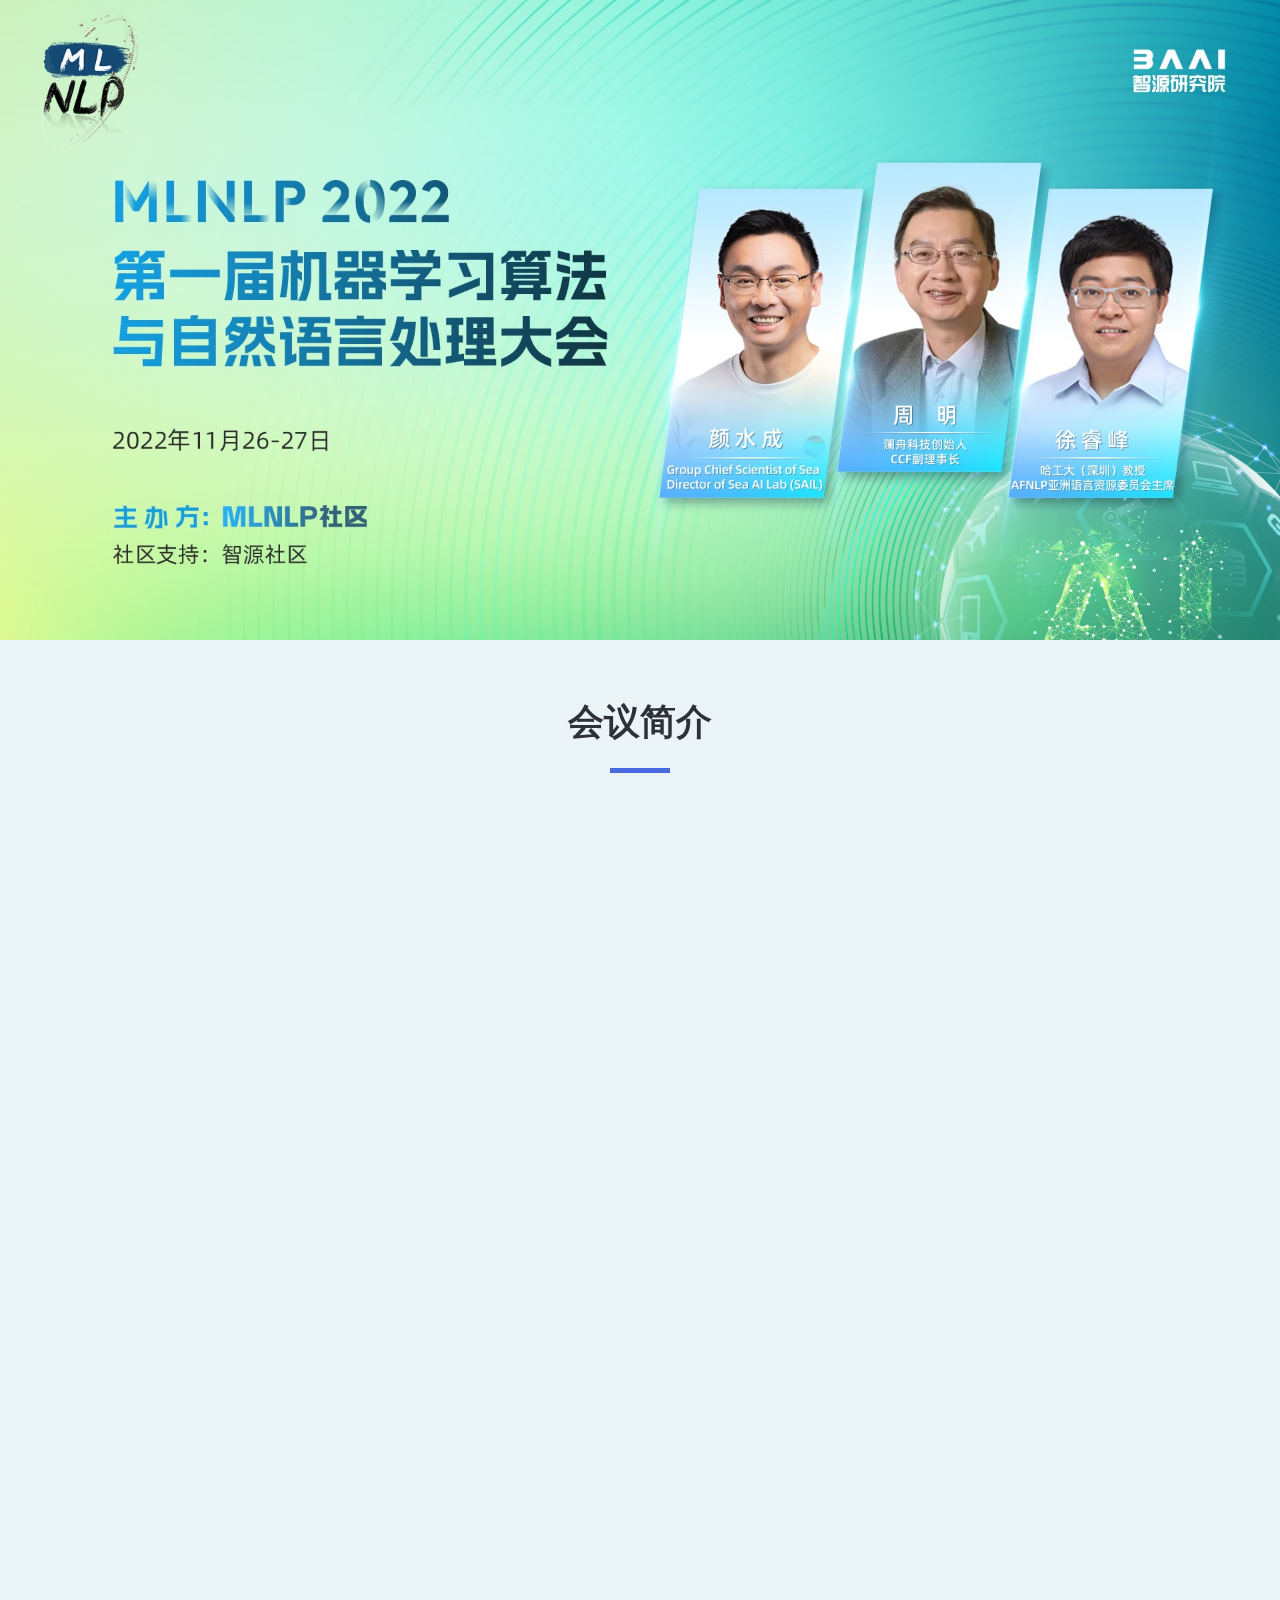
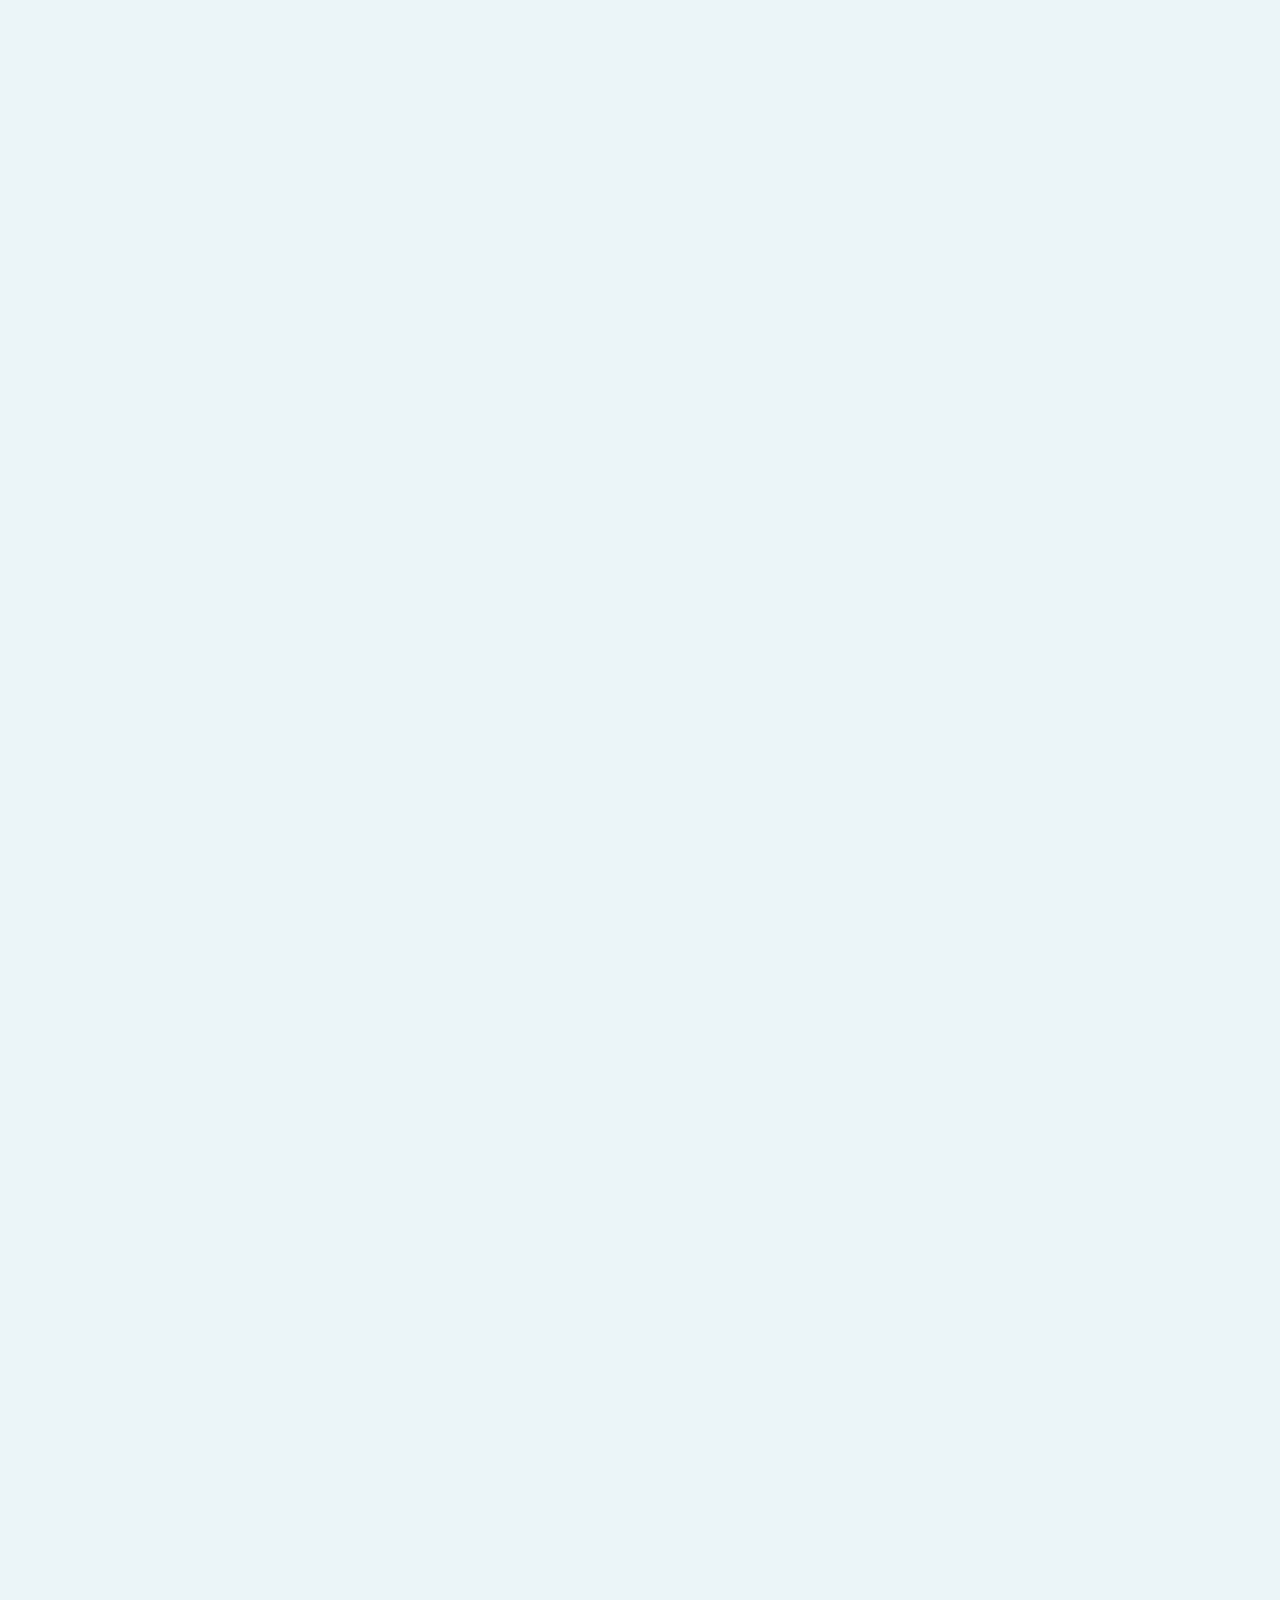
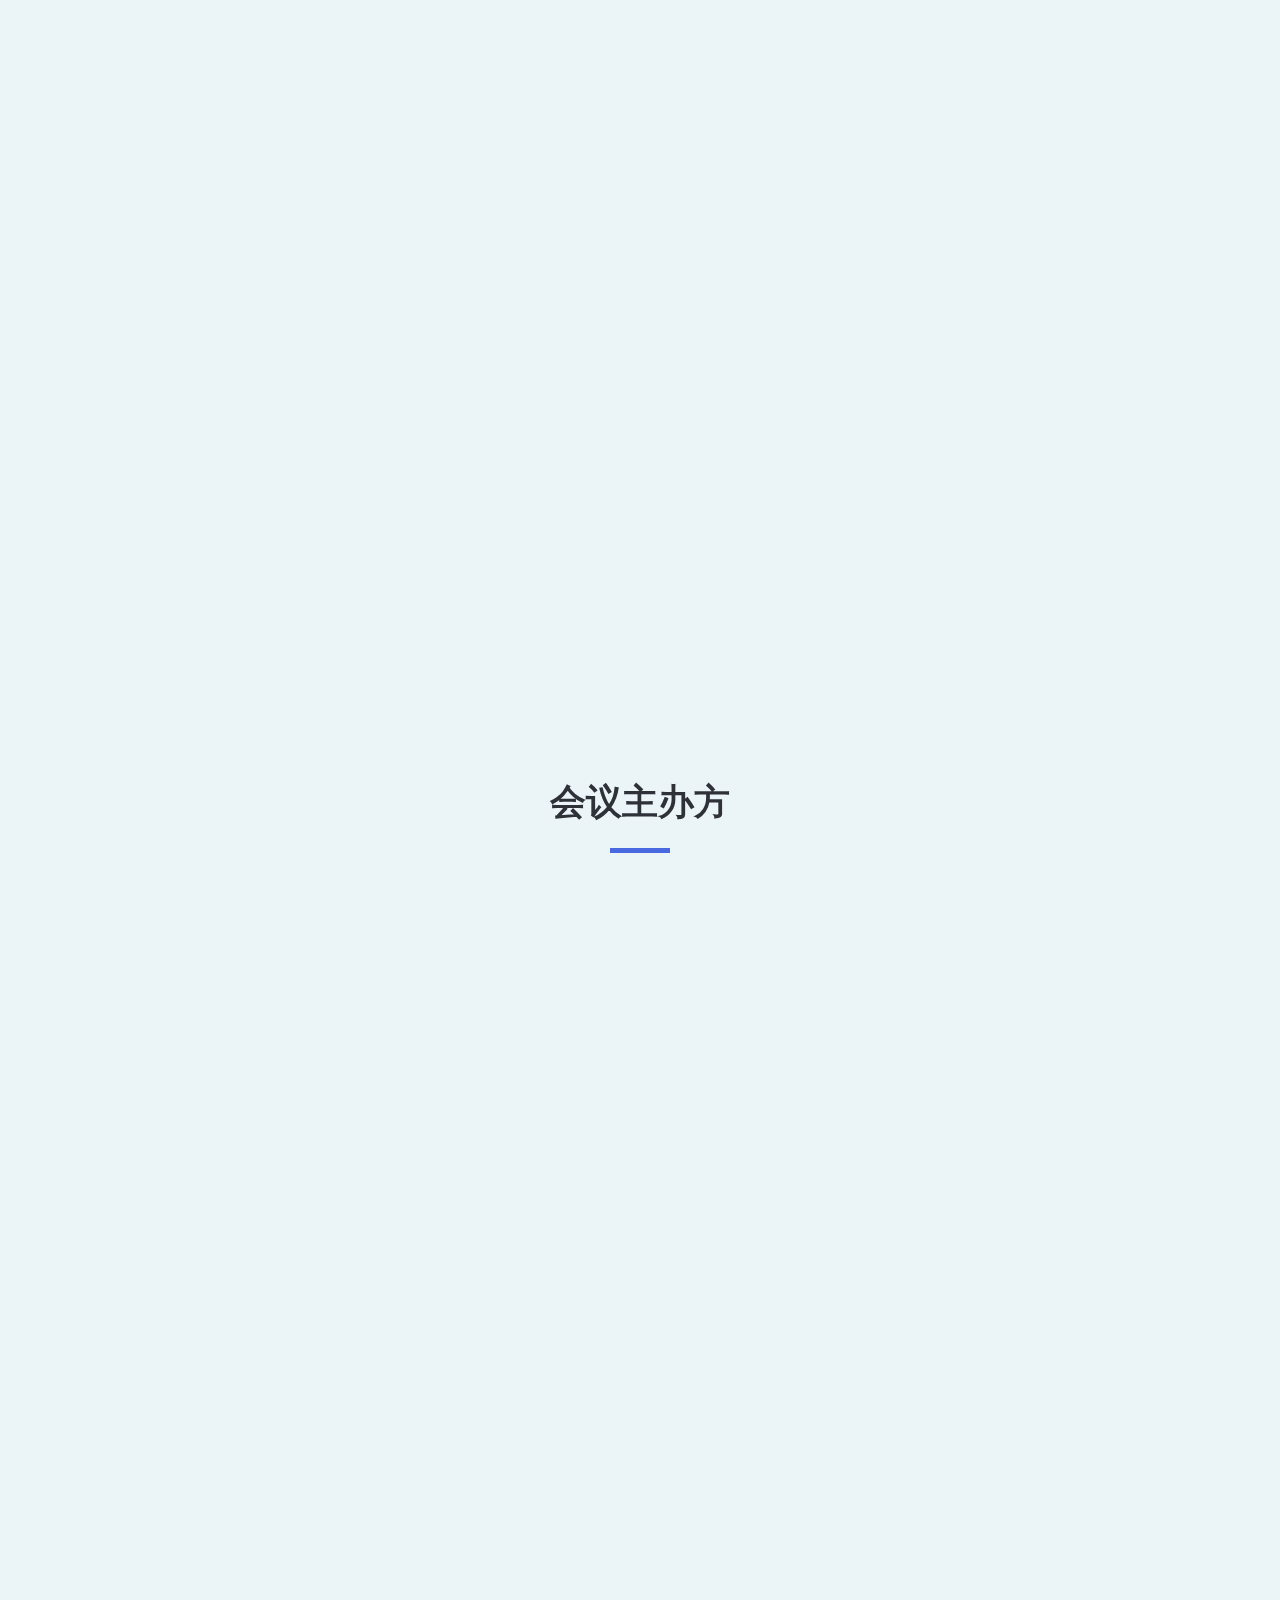
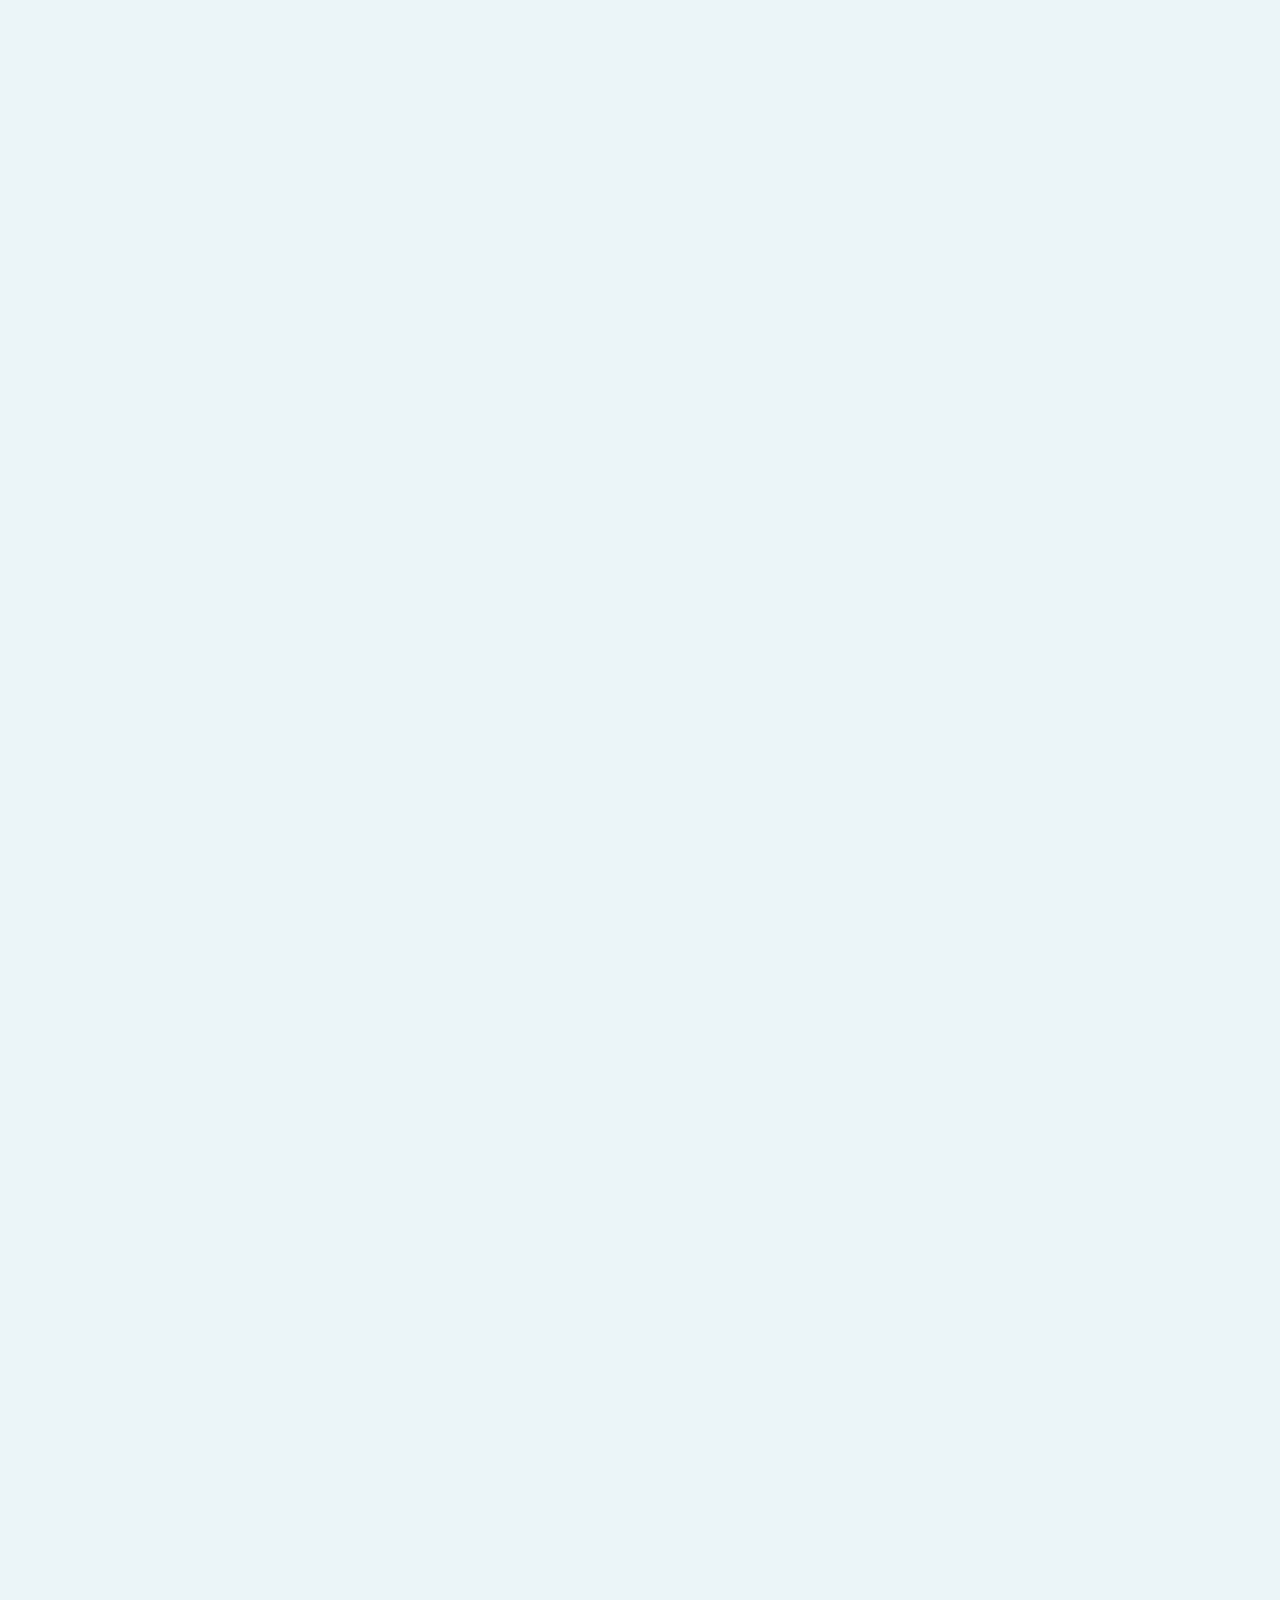
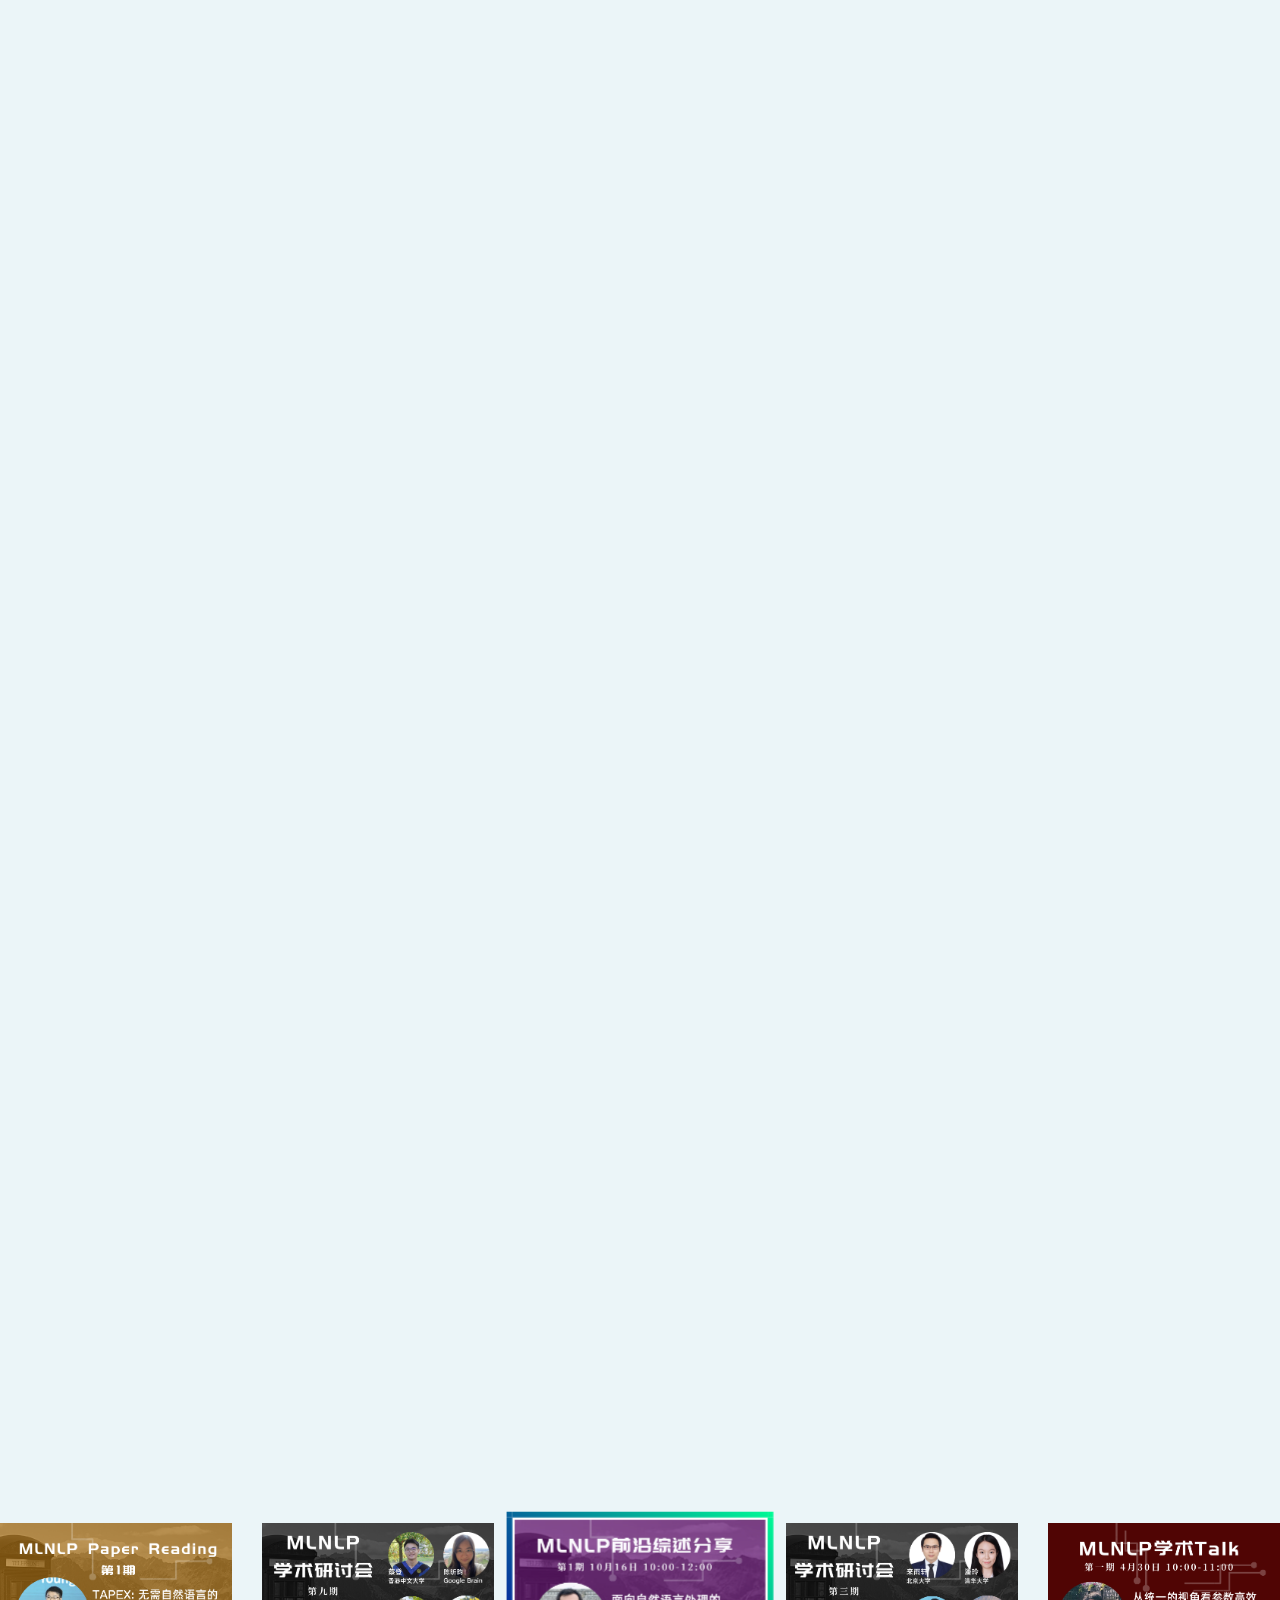
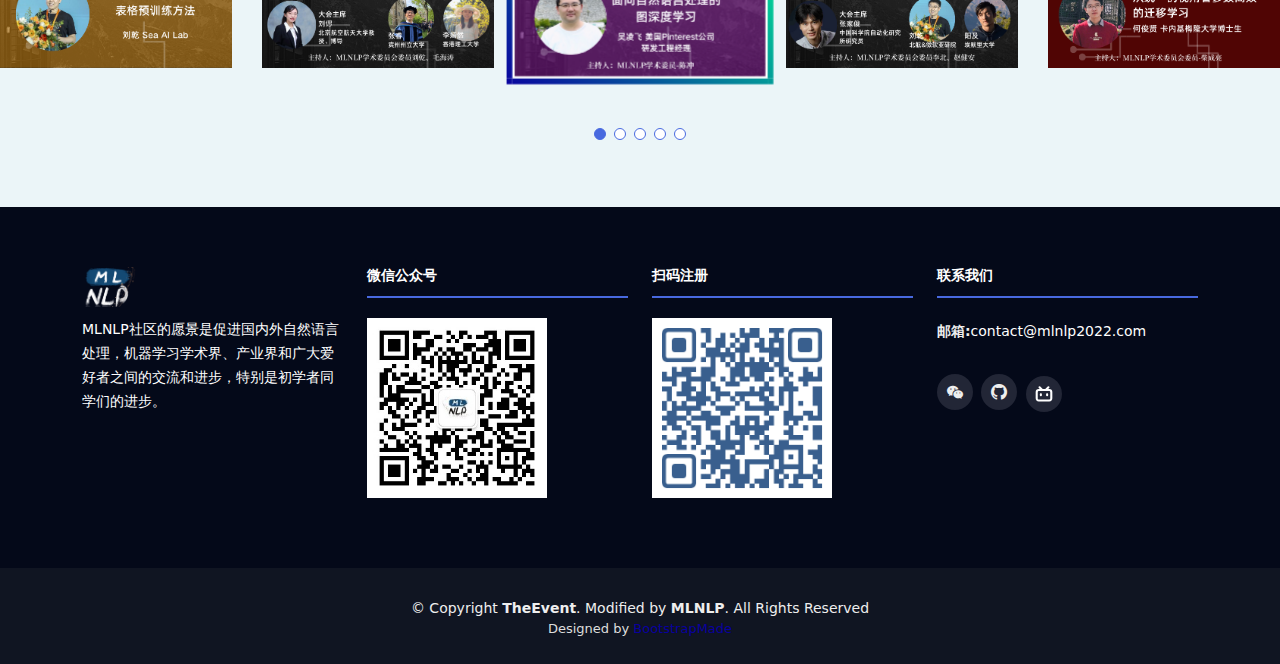
<file: mlnlp2022/index.html>
<!DOCTYPE html>
<html lang="en">

<head>
    <!-- Google tag (gtag.js) -->
    <script async src="https://www.googletagmanager.com/gtag/js?id=G-5VQZSH1QRG"></script>
    <script>
        window.dataLayer = window.dataLayer || [];

        function gtag() {
            dataLayer.push(arguments);
        }

        gtag('js', new Date());

        gtag('config', 'G-5VQZSH1QRG');
    </script>

    <meta charset="utf-8">
    <meta content="width=device-width, initial-scale=1.0" name="viewport">

    <title>第一届机器学习算法与自然语言处理大会</title>
    <meta content="" name="description">
    <meta content="" name="keywords">

    <!-- Favicons -->
    <link href="assets/img/logo.jpeg" rel="icon">
    <link href="assets/img/logo.jpeg" rel="apple-touch-icon">

    <!-- Google Fonts -->
    <link
        href="https://fonts.googleapis.com/css?family=Open+Sans:300,300i,400,400i,700,700i|Raleway:300,400,500,700,800"
        rel="stylesheet">

    <!-- Vendor CSS Files -->
    <link href="assets/vendor/aos/aos.css" rel="stylesheet">
    <link href="assets/vendor/bootstrap/css/bootstrap.min.css" rel="stylesheet">
    <link href="assets/vendor/bootstrap-icons/bootstrap-icons.css" rel="stylesheet">
    <link href="assets/vendor/glightbox/css/glightbox.min.css" rel="stylesheet">
    <link href="assets/vendor/swiper/swiper-bundle.min.css" rel="stylesheet">

    <!-- Template Main CSS File -->
    <link href="assets/css/style.css" rel="stylesheet">
    <script src="assets/js/jquery.min.js"></script>
    <script>
        $(document).ready(function () {
            for (var index = 1; index < 9; index++) {
                $.ajax({
                    async: false,
                    url: "./assets/data/session_" + index.toString() + ".json",
                    type: "GET",
                    dataType: "json"
                }).done(function (data) {
                    // console.log("#session-"+index.toString())
                    $("#session-" + index.toString()).append(`
						<div class="schedule-chair-item" align="center">
							<h4>` + data.session_name + `</h4>
							<div class="item-chair">
							<strong>` + data.session_chair + `</strong></div>
							<p class="item-body">` + `<b><svg style="width: 25px;height: 25px;display:inline;vertical-align:bottom; margin:5px" t="1666973921630" class="icon" viewBox="0 0 1024 1024" version="1.1" xmlns="http://www.w3.org/2000/svg" p-id="4319" width="200" height="200"><path d="M512 512m-512 0a512 512 0 1 0 1024 0 512 512 0 1 0-1024 0Z" fill="#BDC3C7" p-id="4320"></path><path d="M574.122667 713.500444A58.026667 58.026667 0 0 1 512 773.688889c-36.181333 0-63.943111-24.007111-63.943111-60.188445" fill="#6B7082" p-id="4321"></path><path d="M512 785.066667c-43.690667 0-75.320889-30.151111-75.320889-71.566223a11.377778 11.377778 0 0 1 22.755556 0c0 28.785778 21.617778 48.810667 52.565333 48.810667a46.421333 46.421333 0 0 0 50.289778-48.810667 11.377778 11.377778 0 0 1 22.755555 0A69.176889 69.176889 0 0 1 512 785.066667z" fill="#414E5C" p-id="4322"></path><path d="M574.122667 598.357333v115.143111H448.512V598.357333" fill="#E1E1E6" p-id="4323"></path><path d="M574.122667 724.878222h-125.155556a11.377778 11.377778 0 0 1-11.377778-11.377778V598.357333a11.377778 11.377778 0 0 1 22.755556 0v103.765334h102.4v-103.765334a11.377778 11.377778 0 0 1 22.755555 0v115.143111a11.377778 11.377778 0 0 1-11.377777 11.377778z" fill="#414E5C" p-id="4324"></path><path d="M385.479111 287.857778a11.377778 11.377778 0 0 1-8.078222-3.299556l-26.168889-26.168889a11.377778 11.377778 0 0 1 16.042667-16.042666l26.168889 26.168889a11.377778 11.377778 0 0 1-8.078223 19.456zM647.168 287.857778a11.377778 11.377778 0 0 1-8.078222-19.456l26.168889-26.168889a11.377778 11.377778 0 0 1 16.042666 16.042667l-26.168889 26.168888a11.377778 11.377778 0 0 1-7.964444 3.413334zM359.196444 601.884444a11.377778 11.377778 0 0 1-8.078222-19.456l26.168889-26.168888a11.377778 11.377778 0 0 1 16.042667 16.042666l-26.168889 26.168889a11.377778 11.377778 0 0 1-7.964445 3.413333zM673.223111 601.884444a11.377778 11.377778 0 0 1-8.078222-3.299555l-26.168889-26.168889a11.377778 11.377778 0 0 1 16.042667-16.042667l26.168889 26.168889a11.377778 11.377778 0 0 1-8.078223 19.456zM312.433778 431.786667h-41.870222a11.377778 11.377778 0 0 1 0-22.755556h41.870222a11.377778 11.377778 0 1 1 0 22.755556zM753.436444 431.786667h-41.870222a11.377778 11.377778 0 0 1 0-22.755556h41.870222a11.377778 11.377778 0 0 1 0 22.755556z" fill="#464C63" p-id="4325"></path><path d="M627.256889 309.361778a157.468444 157.468444 0 0 0-223.232 222.094222 109.112889 109.112889 0 0 0 44.373333 31.175111v46.193778h125.155556v-46.193778a127.886222 127.886222 0 0 0 49.379555-31.175111 157.013333 157.013333 0 0 0 4.323556-222.094222z" fill="#FABD6B" p-id="4326"></path><path d="M574.122667 620.202667h-125.155556a11.377778 11.377778 0 0 1-11.377778-11.377778v-38.570667a125.155556 125.155556 0 0 1-40.504889-30.264889 166.001778 166.001778 0 0 1-49.265777-119.694222 168.96 168.96 0 0 1 287.516444-118.897778A161.678222 161.678222 0 0 1 682.666667 420.977778a173.283556 173.283556 0 0 1-51.2 118.784 137.329778 137.329778 0 0 1-45.511111 30.947555v38.456889a11.377778 11.377778 0 0 1-11.832889 11.036445z m-113.777778-22.755556h102.4v-34.816a11.377778 11.377778 0 0 1 7.509333-10.695111 117.191111 117.191111 0 0 0 45.511111-28.558222A150.528 150.528 0 0 0 659.911111 420.181333a139.150222 139.150222 0 0 0-40.732444-102.4A146.204444 146.204444 0 0 0 370.005333 420.977778a142.904889 142.904889 0 0 0 42.097778 102.4 98.531556 98.531556 0 0 0 40.277333 28.558222 11.377778 11.377778 0 0 1 7.509334 10.695111z" fill="#464C63" p-id="4327"></path><path d="M442.254222 505.856a11.377778 11.377778 0 0 1-8.078222-3.299556 116.053333 116.053333 0 0 1 0-164.067555 11.377778 11.377778 0 1 1 16.156444 16.042667 93.184 93.184 0 0 0 0 131.982222 11.377778 11.377778 0 0 1-8.078222 19.456z" fill="#FFFFFF" p-id="4328"></path><path d="M564.906667 691.313778h-107.292445a11.377778 11.377778 0 0 1 0-22.755556h107.406222a11.377778 11.377778 0 1 1 0 22.755556zM564.906667 655.246222h-107.292445a11.377778 11.377778 0 0 1 0-22.755555h107.406222a11.377778 11.377778 0 1 1 0 22.755555z" fill="#464C63" p-id="4329"></path></svg>论坛简介：</b>` + data.session_desc + `
							</p>
							<div class="row calender-container">
									<button type="button" class="btn col-4" data-bs-toggle="dropdown"
										style="margin-top: 15px;margin-bottom: 5px; ">
										订阅日历
										 <img src="assets/img/schedule.png" style="height: 30px;"/>
									</button>
								   <a class="btn col-4" target="_blank" href="` + data.session_slido_url + `"
										style="margin-top: 15px;margin-bottom: 5px; ">
										提问嘉宾
										 <img src="assets/img/question.png" style="height: 30px;"/>
									</a>
									<div class="dropdown-menu" id="calender_menu">
										<a class="dropdown-item active" download="download"
											href="` + data.apple + `"
											target="_blank" rel="noopener noreferrer"
											style="line-height: 40px;">Apple</a>
										<a class="dropdown-item" style="line-height: 40px;"
											href="` + data.google + `"
											target="_blank" rel="noopener noreferrer">Google</a>
										<a class="dropdown-item" style="line-height: 40px;"
											href="` + data.outlook + `"
											target="_blank" rel="noopener noreferrer">Outlook</a>
									</div>
								</div>
						</div>`)
                    html_str = ""
                    for (var i = 0; i < data.session_list.length; i++) {
                        if (index == 3 && i == 0) {
                            html_str += `
								<div class="row schedule-item">
									<div class="col-2">
										<div class="row calender-container">
											<time>` + data.session_list[i].time[0] + `</time>
											<time class="end-time">` + data.session_list[i].time[1] + `</time>
										</div>
									</div>
									<div class="col-10">
									    <div class="label-box">
									        <div class="label">` + data.session_list[i].type + `</div>
									    </div>

									    <div class="speaker-box">
									    	<a class="speaker"  href="http://nlp.nju.edu.cn/huangsj/">
                                                <img src="assets/img/speakers/huangshujian.png" alt="黄书剑">
                                            </a>
                                            <a class="speaker second-speaker"  href="https://owennju.github.io/">
                                                <img src="assets/img/speakers/zhuwenhao.png" alt="朱文昊">
                                            </a>
									    </div>
										<div class="speaker-title-display">
                                            <a href="http://nlp.nju.edu.cn/huangsj/" target="_blank">
												<h4 class="first-title">黄书剑 <span class="span-block">南京大学计算机科学与技术系副教授</span> </h4>
											</a>
											<a href="https://owennju.github.io/" target="_blank">
												<h4>朱文昊 <span class="span-block">南京大学计算机科学与技术系博士生</span> </h4>
											</a>
                                        </div>
										<p class="item-title"><strong>` + data.session_list[i].title + `</strong>&nbsp;&nbsp;` + data.session_list[i].slides + `&nbsp;&nbsp;` + data.session_list[i].recoding + `</p>
										<p class="item-body">` + data.session_list[i].desc + `
										</p>
									</div>
								</div>`
                        } else {
                            html_str += `
								<div class="row schedule-item">
									<div class="col-2">
										<div class="row calender-container">
											<time>` + data.session_list[i].time[0] + `</time>
											<time class="end-time">` + data.session_list[i].time[1] + `</time>
										</div>
									</div>
									<div class="col-10">
										<a class="speaker" href="` + data.session_list[i].speaker.url + `" target="_blank">
											<img loading="lazy" src="` + data.session_list[i].speaker.img + `" alt="` + data.session_list[i].speaker.name + `">
										</a>
										<div class="label-box">
											<div class="label">` + data.session_list[i].type + `</div>
										</div>
										<a href="` + data.session_list[i].speaker.url + `" target="_blank">
										<h4>` + data.session_list[i].speaker.name + ` <span class="span-block">` + data.session_list[i].speaker.desc + `</span> </h4></a>
										<p class="item-title"><strong>` + data.session_list[i].title + `</strong>&nbsp;&nbsp;` + data.session_list[i].slides + `&nbsp;&nbsp;` + data.session_list[i].recoding + `</p>
										<p class="item-body">` + data.session_list[i].desc + `
										</p>
									</div>
								</div>`
                        }

                    }
                    $("#session-" + index.toString()).append(html_str)
                }).fail(function (data, status, desc) {
                    throw new Error(status + "\n" + desc);
                });

            }
        });

    </script>
    <script>
        (function () {
            const second = 1000,
                minute = second * 60,
                hour = minute * 60,
                day = hour * 24;

            //I'm adding this section so I don't have to keep updating this pen every year :-)
            //remove this if you don't need it
            let today = new Date(),
                dd = String(today.getDate()).padStart(2, "0"),
                mm = String(today.getMonth() + 1).padStart(2, "0"),
                yyyy = today.getFullYear(),
                nextYear = yyyy + 1,
                dayMonth = "-11-26T08:50:00.000+08:00",
                birthday = yyyy + dayMonth;

            today = mm + "/" + dd + "/" + yyyy;
            if (today > birthday) {
                birthday = dayMonth + nextYear;
            }
            //end

            // const countDown = new Date(birthday).getTime(),
            //     x = setInterval(function () {
            //
            //         const now = new Date().getTime(),
            //             distance = countDown - now;
            //
            //         document.getElementById("days").innerText = Math.floor(distance / (day)),
            //             document.getElementById("hours").innerText = Math.floor((distance % (day)) / (hour)),
            //             document.getElementById("minutes").innerText = Math.floor((distance % (hour)) / (minute)),
            //             document.getElementById("seconds").innerText = Math.floor((distance % (minute)) / second);
            //
            //         //do something later when date is reached
            //         if (distance < 0) {
            //             document.getElementById("headline").innerText = "It's my birthday!";
            //             document.getElementById("countdown").style.display = "none";
            //             document.getElementById("content").style.display = "block";
            //             clearInterval(x);
            //         }
            //         //seconds
            //     }, 0)
        }());
    </script>
    <!-- =======================================================
* Template Name: TheEvent - v4.9.0
* Template URL: https://bootstrapmade.com/theevent-conference-event-bootstrap-template/
* Author: BootstrapMade.com
* License: https://bootstrapmade.com/license/
======================================================== -->
</head>

<body>

    <!-- ======= Header ======= -->
    <header id="header" class="d-flex align-items-center ">
        <div class="container-fluid container-xxl d-flex align-items-center">

            <div id="logo" class="me-auto row">
                <!-- Uncomment below if you prefer to use a text logo -->
                <!-- <h1><a href="index.html">The<span>Event</span></a></h1>-->
                <a href="index.html" class="scrollto"><img src="assets/img/logo-1.png" alt="" title=""></a>
            </div>
            <div class="time-container">
                <span class="time-card-time" id="days">0</span>
                <span class="time-card-unit">天</span>
            </div>
            <div class="time-card-line">
                <svg width="4" height="12" viewBox="0 0 4 12" fill="none" xmlns="http://www.w3.org/2000/svg">
                    <path fill-rule="evenodd" clip-rule="evenodd"
                        d="M2 3.5C2.82843 3.5 3.5 2.82843 3.5 2C3.5 1.17157 2.82843 0.5 2 0.5C1.17157 0.5 0.5 1.17157 0.5 2C0.5 2.82843 1.17157 3.5 2 3.5ZM2 11.5005C2.82843 11.5005 3.5 10.8289 3.5 10.0005C3.5 9.17206 2.82843 8.50049 2 8.50049C1.17157 8.50049 0.5 9.17206 0.5 10.0005C0.5 10.8289 1.17157 11.5005 2 11.5005Z"
                        fill="#7B798F"></path>
                </svg>
            </div>
            <div class="time-container" id="hour-dis">
                <span class="time-card-time" id="hours">0</span>
                <span class="time-card-unit">小时</span>
            </div>
            <div class="time-card-line" id="hour-line">
                <svg width="4" height="12" viewBox="0 0 4 12" fill="none" xmlns="http://www.w3.org/2000/svg">
                    <path fill-rule="evenodd" clip-rule="evenodd"
                        d="M2 3.5C2.82843 3.5 3.5 2.82843 3.5 2C3.5 1.17157 2.82843 0.5 2 0.5C1.17157 0.5 0.5 1.17157 0.5 2C0.5 2.82843 1.17157 3.5 2 3.5ZM2 11.5005C2.82843 11.5005 3.5 10.8289 3.5 10.0005C3.5 9.17206 2.82843 8.50049 2 8.50049C1.17157 8.50049 0.5 9.17206 0.5 10.0005C0.5 10.8289 1.17157 11.5005 2 11.5005Z"
                        fill="#7B798F"></path>
                </svg>
            </div>
            <div class="time-container" id="minutes-dis">
                <span class="time-card-time" id="minutes">0</span>
                <span class="time-card-unit">分钟</span>
            </div>
            <div class="time-card-line" id="minutes-line">
                <svg width="4" height="12" viewBox="0 0 4 12" fill="none" xmlns="http://www.w3.org/2000/svg">
                    <path fill-rule="evenodd" clip-rule="evenodd"
                        d="M2 3.5C2.82843 3.5 3.5 2.82843 3.5 2C3.5 1.17157 2.82843 0.5 2 0.5C1.17157 0.5 0.5 1.17157 0.5 2C0.5 2.82843 1.17157 3.5 2 3.5ZM2 11.5005C2.82843 11.5005 3.5 10.8289 3.5 10.0005C3.5 9.17206 2.82843 8.50049 2 8.50049C1.17157 8.50049 0.5 9.17206 0.5 10.0005C0.5 10.8289 1.17157 11.5005 2 11.5005Z"
                        fill="#7B798F"></path>
                </svg>
            </div>
            <div class="time-container" id="second-dis" style="margin-right: 20px;">
                <span class="time-card-time" id="seconds">0</span>
                <span class="time-card-unit">秒</span>
            </div>

            <nav id="navbar" class="navbar order-last order-lg-0">
                <ul>
                    <li><a class="nav-link scrollto active" href="#hero">主页</a></li>
                    <li><a class="nav-link scrollto" href="#about">会议简介</a></li>
                    <li><a class="nav-link scrollto" href="#schedule">会议日程</a></li>
                    <li><a class="nav-link scrollto" href="#committee">会议主办方</a></li>
                    <li><a class="nav-link scrollto" href="#gallery">往期活动</a></li>
                    <li><a class="nav-link scrollto" href="#footer">联系我们</a></li>
                </ul>
                <i class="bi bi-list mobile-nav-toggle"></i>
            </nav><!-- .navbar -->
            <a class="buy-tickets scrollto" href="https://space.bilibili.com/168887299" target="_blank">回放</a>

        </div>
    </header><!-- End Header -->

    <!-- ======= Hero Section ======= -->
    <section id="hero">
        <div class="hero-container" data-aos="zoom-in" data-aos-delay="100">
        </div>
    </section><!-- End Hero Section -->

    <main id="main">

        <!-- ======= About Section ======= -->
        <section id="about" class="section-with-bg">
            <div class="container" data-aos="fade-up">
                <div class="section-header">
                    <h2>会议简介</h2>
                </div>
                <div class="tab-content row justify-content-center" data-aos="fade-up" data-aos-delay="200">
                    <div role="tabpanel" class="col-lg-9 tab-pane fade show active" id="about_content">
                        <div class="about-item">
                            <p><b>MLNLP 大会</b>旨在为人工智能、机器学习与自然语言处理领域内的学者提供一个学术交流的平台。
                                本届<b> MLNLP 大会</b>将于<b> 2022 年 11 月 26、27 日</b>线上举行，内容涵盖<b>高效 AI</b>、
                                <b>推荐系统</b>、<b>机器翻译</b>等 6 个主题论坛，<b>论文实践</b>、<b>圆桌对话</b>等 2 个特色论坛，期待能够促进国内外机器学习、
                                自然语言处理学术界、产业界和广大爱好者之间的交流与进步。
                            </p>
                        </div>
                    </div>
                </div>
            </div>
        </section><!-- End About Section -->

        <!-- ======= Schedule Section ======= -->
        <section id="schedule" class="section-with-bg">
            <div class="container" data-aos="fade-up">
                <div class="section-header">
                    <h2>会议日程</h2>
                    <!--						<p>Here is our event schedule</p>-->
                </div>
                <h2 class="agenda-title">开幕式</h2>
                <div class="row justify-content-center">
                    <div class="col-lg-9 tab-pane agenda-opening" align="center">
                        <div class="agenda-layout">
                            <h4>主席致辞 <span style="white-space: pre;word-break: break-word;"> (11月26日 08:50-09:00) <a
                                        href="https://www.bilibili.com/video/BV1mG411M7i7/" target="_blank"
                                        style="line-height: 2;"><i class="bi bi-camera-reels-fill"></i></a>
                                </span></h4>
                            <div class="row agenda-item">
                                <a class="speaker" href="https://scholar.google.com/citations?user=a0w5c0gAAAAJ&hl=en"
                                    target="_blank">
                                    <img loading="lazy" src="assets/img/speakers/zhouming.jpg" alt="周明">
                                </a>
                                <a href="https://scholar.google.com/citations?user=a0w5c0gAAAAJ&hl=en" target="_blank">
                                    <h4>周明</h4>
                                    <p class="span-block">MLNLP2022大会主席、澜舟科技创始人、CCF副理事长</p>
                                </a>
                            </div>
                        </div>
                    </div>
                </div>
                <h2 class="agenda-title">专题论坛</h2>
                <ul class="nav nav-tabs tab-head" role="tablist" data-aos="fade-up" data-aos-delay="100">
                    <li class="nav-item tab-head-item">
                        <a class="nav-link active" href="#session-1" role="tab" data-bs-toggle="tab">高效 AI</a>
                    </li>
                    <li class="nav-item tab-head-item">
                        <a class="nav-link" href="#session-2" role="tab" data-bs-toggle="tab">推荐系统</a>
                    </li>
                    <li class="nav-item tab-head-item">
                        <a class="nav-link" href="#session-3" role="tab" data-bs-toggle="tab">机器翻译</a>
                    </li>
                    <li class="nav-item tab-head-item">
                        <a class="nav-link" href="#session-4" role="tab" data-bs-toggle="tab">论文实践</a>
                    </li>
                    <li class="nav-item tab-head-item">
                        <a class="nav-link" href="#session-5" role="tab" data-bs-toggle="tab">圆桌对话</a>
                    </li>
                    <li class="nav-item tab-head-item">
                        <a class="nav-link" href="#session-6" role="tab" data-bs-toggle="tab">可信 AI</a>
                    </li>
                    <li class="nav-item tab-head-item">
                        <a class="nav-link" href="#session-7" role="tab" data-bs-toggle="tab">语音处理</a>
                    </li>
                    <li class="nav-item tab-head-item">
                        <a class="nav-link" href="#session-8" role="tab" data-bs-toggle="tab">代码智能</a>
                    </li>
                </ul>


                <div class="tab-content row justify-content-center" data-aos="fade-up" data-aos-delay="200">

                    <div role="tabpanel" class="col-lg-9 tab-pane fade show active" id="session-1"></div>
                    <div role="tabpanel" class="col-lg-9 tab-pane fade show" id="session-2"></div>
                    <div role="tabpanel" class="col-lg-9 tab-pane fade show" id="session-3"></div>
                    <div role="tabpanel" class="col-lg-9 tab-pane fade show" id="session-4"></div>
                    <div role="tabpanel" class="col-lg-9 tab-pane fade show" id="session-5"></div>
                    <div role="tabpanel" class="col-lg-9 tab-pane fade show" id="session-6"></div>
                    <div role="tabpanel" class="col-lg-9 tab-pane fade show" id="session-7"></div>
                    <div role="tabpanel" class="col-lg-9 tab-pane fade show" id="session-8"></div>

                </div>
                <h2 class="agenda-title">闭幕式</h2>
                <div class="row justify-content-center">
                    <div class="col-lg-9 tab-pane agenda-opening" align="center">
                        <div class="agenda-layout">
                            <h4>大会总结 <span style="white-space: pre;word-break: break-word;"> (11月27日 18:20-18:30) <a
                                        href="https://www.bilibili.com/video/BV1HR4y117UH/" target="_blank"
                                        style="line-height: 2;"><i class="bi bi-camera-reels-fill"></i></a>
                                </span></h4>
                            <div class="row agenda-item">
                                <a class="speaker" href="http://siviltaram.github.io" target="_blank">
                                    <img loading="lazy" src="assets/img/speakers/liuqian.png" alt="刘乾">
                                </a>
                                <a href="http://siviltaram.github.io" target="_blank">
                                    <h4>刘乾</h4>
                                    <p class="span-block">MLNLP2022程序委员会主席、Sea AI Lab研究科学家</p>
                                </a>
                            </div>
                        </div>
                    </div>
                </div>

            </div>

        </section><!-- End Schedule Section -->

        <!-- ======= Venue Section ======= -->
        <section id="committee">
            <div class="container">
                <div class="section-header">
                    <h2>会议主办方</h2>
                </div>

                <section class="section team">
                    <div class="tab-content container row justify-content-center" data-aos="fade-up"
                        data-aos-delay="200">
                        <div role="tabpanel" class="col-lg-9 tab-pane fade show active" id="day-1">
                            <h2 class="team-chair">大会主席</h2>
                            <div class="row schedule-item">
                                <div class="col-lg-4 col-md-4 d-flex align-items-stretch schedule-card">
                                    <a class="member aos-init aos-animate" data-aos="fade-up"
                                        href="https://yanshuicheng.ai/">
                                        <div class="speaker">
                                            <img loading="lazy" src="assets/img/speakers/yanshuicheng.png" alt="">
                                        </div>
                                        <div class="member-info">
                                            <h4>颜水成</h4>
                                            <span>Sea AI Lab</span>
                                        </div>
                                    </a>
                                </div>
                                <div class="col-lg-4 col-md-4 d-flex align-items-stretch schedule-card">
                                    <a class="member aos-init aos-animate" data-aos="fade-up"
                                        href="https://scholar.google.com/citations?user=a0w5c0gAAAAJ&hl=en">
                                        <div class="speaker">
                                            <img loading="lazy" src="assets/img/speakers/zhouming.jpg" alt="">
                                        </div>
                                        <div class="member-info">
                                            <h4>周明</h4>
                                            <span>澜舟科技</span>
                                        </div>
                                    </a>
                                </div>
                                <div class="col-lg-4 col-md-4 d-flex align-items-stretch schedule-card">
                                    <a class="member aos-init aos-animate" data-aos="fade-up"
                                        href="http://faculty.hitsz.edu.cn/xuruifeng">
                                        <div class="speaker">
                                            <img loading="lazy" src="assets/img/speakers/xuruifeng.png" alt="">
                                        </div>
                                        <div class="member-info">
                                            <h4>徐睿峰</h4>
                                            <span>哈尔滨工业大学（深圳）</span>
                                        </div>
                                    </a>
                                </div>

                            </div>
                        </div>
                    </div>
                    <div class="tab-content container row justify-content-center" data-aos="fade-up"
                        data-aos-delay="200">
                        <div role="tabpanel" class="col-lg-9 tab-pane fade show active" id="day-1">
                            <h2 class="team-chair">程序委员会主席</h2>
                            <div class="row schedule-item">
                                <div class="col-lg-4 col-md-4 d-flex align-items-stretch schedule-card">
                                    <a class="member aos-init aos-animate" data-aos="fade-up"
                                        href="https://siviltaram.github.io">
                                        <div class="speaker">
                                            <img loading="lazy" src="assets/img/committee/liuqian.jpg" alt="">
                                        </div>
                                        <div class="member-info">
                                            <h4>刘乾</h4>
                                            <span>Sea AI Lab</span>
                                        </div>
                                    </a>
                                </div>

                                <div class="col-lg-4 col-md-4 d-flex align-items-stretch schedule-card">
                                    <a class="member aos-init aos-animate" data-aos="fade-up"
                                        href="http://www.personal.psu.edu/dux19/">
                                        <div class="speaker">
                                            <img loading="lazy" src="assets/img/committee/xudongkuan.jpg" alt="">
                                        </div>
                                        <div class="member-info">
                                            <h4>胥栋宽</h4>
                                            <span>北卡州立大学</span>
                                        </div>
                                    </a>
                                </div>
                                <div class="col-lg-4 col-md-4 d-flex align-items-stretch schedule-card">
                                    <a class="member aos-init aos-animate" data-aos="fade-up"
                                        href="http://homepage.hit.edu.cn/stanzhao">
                                        <div class="speaker">
                                            <img loading="lazy" src="assets/img/speakers/zhaosendong.png" alt="">
                                        </div>
                                        <div class="member-info">
                                            <h4>赵森栋</h4>
                                            <span>哈尔滨工业大学</span>
                                        </div>
                                    </a>
                                </div>
                            </div>
                        </div>
                    </div>
                    <div class="tab-content container row justify-content-center" data-aos="fade-up"
                        data-aos-delay="200">
                        <div role="tabpanel" class="col-lg-9 tab-pane fade show active" id="day-1">
                            <h2 class="team-chair">论坛主席(姓氏首字母排序) </h2>
                            <div class="row schedule-item" style="padding-top: 0px;">
                                <div class="col-lg-4 col-md-4 d-flex align-items-stretch schedule-card">
                                    <a class="member aos-init aos-animate" data-aos="fade-up"
                                        href="https://chenchongthu.github.io">
                                        <div class="speaker">
                                            <img loading="lazy" src="assets/img/committee/chenchong.png" alt="">
                                        </div>
                                        <div class="member-info">
                                            <h4>陈冲</h4>
                                            <span>华为云</span>
                                        </div>
                                    </a>
                                </div>
                                <div class="col-lg-4 col-md-4 d-flex align-items-stretch schedule-card">
                                    <a class="member aos-init aos-animate" data-aos="fade-up"
                                        href="https://mengnandu.com/">
                                        <div class="speaker">
                                            <img loading="lazy" src="assets/img/committee/dumengnan.jpg" alt="">
                                        </div>
                                        <div class="member-info">
                                            <h4>杜梦楠</h4>
                                            <span>美国德州农工大学</span>
                                        </div>
                                    </a>
                                </div>
                                <div class="col-lg-4 col-md-4 d-flex align-items-stretch schedule-card">
                                    <a class="member aos-init aos-animate" data-aos="fade-up"
                                        href="https://thucsthanxu13.github.io">
                                        <div class="speaker">
                                            <img loading="lazy" src="assets/img/committee/hanxu.jpg" alt="">
                                        </div>
                                        <div class="member-info">
                                            <h4>韩旭</h4>
                                            <span>清华大学</span>
                                        </div>
                                    </a>
                                </div>
                                <div class="col-lg-4 col-md-4 d-flex align-items-stretch schedule-card">
                                    <a class="member aos-init aos-animate" data-aos="fade-up"
                                        href="https://www.nlplab.com/teamContent?id=145&isStudent=false">
                                        <div class="speaker">
                                            <img loading="lazy" src="assets/img/committee/libei.jpg" alt="">
                                        </div>
                                        <div class="member-info">
                                            <h4>李北</h4>
                                            <span>东北大学</span>
                                        </div>
                                    </a>
                                </div>
                                <div class="col-lg-4 col-md-4 d-flex align-items-stretch schedule-card">
                                    <a class="member aos-init aos-animate" data-aos="fade-up" href="">
                                        <div class="speaker">
                                            <img loading="lazy" src="assets/img/committee/liuhongyu.jpg" alt="">
                                        </div>
                                        <div class="member-info">
                                            <h4>刘洪宇</h4>
                                            <span>哈尔滨工业大学</span>
                                        </div>
                                    </a>
                                </div>
                                <div class="col-lg-4 col-md-4 d-flex align-items-stretch schedule-card">
                                    <a class="member aos-init aos-animate" data-aos="fade-up"
                                        href="https://siviltaram.github.io">
                                        <div class="speaker">
                                            <img loading="lazy" src="assets/img/committee/liuqian.jpg" alt="">
                                        </div>
                                        <div class="member-info">
                                            <h4>刘乾</h4>
                                            <span>Sea AI Lab</span>
                                        </div>
                                    </a>
                                </div>
                                <div class="col-lg-4 col-md-4 d-flex align-items-stretch schedule-card">
                                    <a class="member aos-init aos-animate" data-aos="fade-up"
                                        href="https://edwardzh.github.io">
                                        <div class="speaker">
                                            <img loading="lazy" src="assets/img/committee/liuzhenghao.jpg" alt="">
                                        </div>
                                        <div class="member-info">
                                            <h4>刘正皓</h4>
                                            <span>东北大学</span>
                                        </div>
                                    </a>
                                </div>
                                <div class="col-lg-4 col-md-4 d-flex align-items-stretch schedule-card">
                                    <a class="member aos-init aos-animate" data-aos="fade-up"
                                        href="https://p2333.github.io/">
                                        <div class="speaker">
                                            <img loading="lazy" src="assets/img/committee/pangtianyu.jpg" alt="">
                                        </div>
                                        <div class="member-info">
                                            <h4>庞天宇</h4>
                                            <span>Sea AI Lab</span>
                                        </div>
                                    </a>
                                </div>
                                <div class="col-lg-4 col-md-4 d-flex align-items-stretch schedule-card">
                                    <a class="member aos-init aos-animate" data-aos="fade-up"
                                        href="https://rayeren.github.io/">
                                        <div class="speaker">
                                            <img loading="lazy" src="assets/img/committee/renyi.png" alt="">
                                        </div>
                                        <div class="member-info">
                                            <h4>任意</h4>
                                            <span>Sea AI Lab</span>
                                        </div>
                                    </a>
                                </div>
                                <div class="col-lg-4 col-md-4 d-flex align-items-stretch schedule-card">
                                    <a class="member aos-init aos-animate" data-aos="fade-up"
                                        href="https://yaqingwang.github.io/">
                                        <div class="speaker">
                                            <img loading="lazy" src="assets/img/committee/wangyaqing.jpg" alt="">
                                        </div>
                                        <div class="member-info">
                                            <h4>王亚庆</h4>
                                            <span>谷歌研究院</span>
                                        </div>
                                    </a>
                                </div>
                                <div class="col-lg-4 col-md-4 d-flex align-items-stretch schedule-card">
                                    <a class="member aos-init aos-animate" data-aos="fade-up"
                                        href="http://www.personal.psu.edu/dux19/">
                                        <div class="speaker">
                                            <img loading="lazy" src="assets/img/committee/xudongkuan.jpg" alt="">
                                        </div>
                                        <div class="member-info">
                                            <h4>胥栋宽</h4>
                                            <span>北卡州立大学</span>
                                        </div>
                                    </a>
                                </div>
                                <div class="col-lg-4 col-md-4 d-flex align-items-stretch schedule-card">
                                    <a class="member aos-init aos-animate" data-aos="fade-up"
                                        href="https://xiaoyuanyi.github.io">
                                        <div class="speaker">
                                            <img loading="lazy" src="assets/img/committee/yixiaoyuan.png" alt="">
                                        </div>
                                        <div class="member-info">
                                            <h4>矣晓沅</h4>
                                            <span>微软亚洲研究院</span>
                                        </div>
                                    </a>
                                </div>
                                <div class="col-lg-4 col-md-4 d-flex align-items-stretch schedule-card">
                                    <a class="member aos-init aos-animate" data-aos="fade-up"
                                        href="https://zhaoxyai.github.io/">
                                        <div class="speaker">
                                            <img loading="lazy" src="assets/img/committee/zhaoxiangyu.jpg" alt="">
                                        </div>
                                        <div class="member-info">
                                            <h4>赵翔宇</h4>
                                            <span>香港城市大学</span>
                                        </div>
                                    </a>
                                </div>
                                <div class="col-lg-4 col-md-4 d-flex align-items-stretch schedule-card">
                                    <a class="member aos-init aos-animate" data-aos="fade-up"
                                        href="https://www.zoulixin.site">
                                        <div class="speaker">
                                            <img loading="lazy" src="assets/img/committee/zoulixin.png" alt="">
                                        </div>
                                        <div class="member-info">
                                            <h4>邹立新</h4>
                                            <span>武汉大学</span>
                                        </div>
                                    </a>
                                </div>
                            </div>

                        </div>
                    </div>
                    <div class="tab-content container row justify-content-center" data-aos="fade-up"
                        data-aos-delay="200">
                        <div role="tabpanel" class="col-lg-9 tab-pane fade show active" id="day-1">
                            <h2 class="team-chair">宣传主席</h2>
                            <div class="row schedule-item">
                                <div class="col-lg-4 col-md-4 d-flex align-items-stretch schedule-card">
                                    <a class="member aos-init aos-animate" data-aos="fade-up"
                                        href="https://jhyin12.github.io/">
                                        <div class="speaker">
                                            <img loading="lazy" src="assets/img/speakers/yinjianhua.jpg" alt="">
                                        </div>
                                        <div class="member-info">
                                            <h4>尹建华</h4>
                                            <span>山东大学</span>
                                        </div>
                                    </a>
                                </div>
                                <div class="col-lg-4 col-md-4 d-flex align-items-stretch schedule-card">
                                    <a class="member aos-init aos-animate" data-aos="fade-up"
                                        href="http://www-labs.iro.umontreal.ca/~liubang/">
                                        <div class="speaker">
                                            <img loading="lazy" src="assets/img/speakers/liubang.png" alt="">
                                        </div>
                                        <div class="member-info">
                                            <h4>刘邦</h4>
                                            <span>加拿大蒙特利尔大学</span>
                                        </div>
                                    </a>
                                </div>
                                <div class="col-lg-4 col-md-4 d-flex align-items-stretch schedule-card">
                                    <a class="member aos-init aos-animate" data-aos="fade-up"
                                        href="http://faculty.dlut.edu.cn/liuhan/en/index.htm">
                                        <div class="speaker">
                                            <img loading="lazy" src="assets/img/speakers/liuhan.jpg" alt="">
                                        </div>
                                        <div class="member-info">
                                            <h4>刘晗</h4>
                                            <span>大连理工大学</span>
                                        </div>
                                    </a>
                                </div>
                            </div>
                        </div>
                    </div>

                    <div class="tab-content container row justify-content-center" data-aos="fade-up"
                        data-aos-delay="200">
                        <div role="tabpanel" class="col-lg-9 tab-pane fade show active" id="day-1">
                            <h2 class="team-chair">网站主席</h2>
                            <div class="row schedule-item">
                                <div class="col-lg-4 col-md-4 d-flex align-items-stretch schedule-card">
                                    <a class="member aos-init aos-animate" data-aos="fade-up"
                                        href="https://lightchen233.github.io/">
                                        <div class="speaker">
                                            <img loading="lazy" src="assets/img/committee/chenqiguang.jpg" alt="">
                                        </div>
                                        <div class="member-info">
                                            <h4>陈麒光
                                                <div style="display: inline;color: #59648b;font-size: 12px;">(Chair)
                                                </div>
                                            </h4>
                                            <span>哈尔滨工业大学</span>
                                        </div>
                                    </a>
                                </div>
                                <div class="col-lg-4 col-md-4 d-flex align-items-stretch schedule-card">
                                    <a class="member aos-init aos-animate" data-aos="fade-up" href="http://xcfeng.net/">
                                        <div class="speaker">
                                            <img loading="lazy" src="assets/img/committee/fengxiachong.jpg" alt="">
                                        </div>
                                        <div class="member-info">
                                            <h4>冯夏冲
                                                <div style="display: inline;color: #59648b;font-size: 12px;">(Vice
                                                    Chair)
                                                </div>
                                            </h4>
                                            <span>哈尔滨工业大学</span>
                                        </div>
                                    </a>
                                </div>
                                <div class="col-lg-4 col-md-4 d-flex align-items-stretch schedule-card">
                                    <a class="member aos-init aos-animate" data-aos="fade-up"
                                        href="https://yihengshu.github.io/">
                                        <div class="speaker">
                                            <img loading="lazy" src="assets/img/committee/shuyiheng.jpg" alt="">
                                        </div>
                                        <div class="member-info">
                                            <h4>舒意恒
                                                <div style="display: inline;color: #59648b;font-size: 12px;">(Vice
                                                    Chair)
                                                </div>
                                            </h4>
                                            <span>南京大学</span>
                                        </div>
                                    </a>
                                </div>
                            </div>
                        </div>

                    </div>


                    <div class="tab-content container row justify-content-center" data-aos="fade-up"
                        data-aos-delay="200">
                        <div role="tabpanel" class="col-lg-9 tab-pane fade show active" id="day-1">
                            <h2 class="team-chair">在线主席</h2>
                            <div class="row schedule-item">

                                <div class="col-lg-4 col-md-4 d-flex align-items-stretch schedule-card">
                                    <a class="member aos-init aos-animate" data-aos="fade-up" href="#">
                                        <div class="speaker">
                                            <img loading="lazy" src="assets/img/committee/liuhongyu.jpg" alt="">
                                        </div>
                                        <div class="member-info">
                                            <h4>刘洪宇</h4>
                                            <span>哈尔滨工业大学</span>
                                        </div>
                                    </a>
                                </div>
                                <div class="col-lg-4 col-md-4 d-flex align-items-stretch schedule-card">
                                    <a class="member aos-init aos-animate" data-aos="fade-up"
                                        href="https://binliang-nlp.github.io/">
                                        <div class="speaker">
                                            <img loading="lazy" src="assets/img/speakers/liangbin.png" alt="">
                                        </div>
                                        <div class="member-info">
                                            <h4>梁斌</h4>
                                            <span>哈尔滨工业大学（深圳）</span>
                                        </div>
                                    </a>
                                </div>
                                <div class="col-lg-4 col-md-4 d-flex align-items-stretch schedule-card">
                                    <a class="member aos-init aos-animate" data-aos="fade-up"
                                        href="https://github.com/mathgirl796">
                                        <div class="speaker">
                                            <img loading="lazy" src="assets/img/committee/duanran.jpg" alt="">
                                        </div>
                                        <div class="member-info">
                                            <h4>段然</h4>
                                            <span>哈尔滨工业大学</span>
                                        </div>
                                    </a>
                                </div>
                            </div>
                        </div>

                    </div>
                    <div class="tab-content container row justify-content-center" data-aos="fade-up"
                        data-aos-delay="200">
                        <div role="tabpanel" class="col-lg-9 tab-pane fade show active" id="day-1">
                            <h2 class="team-chair">奖励委员会主席</h2>
                            <div class="row schedule-item">

                                <div class="col-lg-4 col-md-4 d-flex align-items-stretch schedule-card">
                                    <a class="member aos-init aos-animate" data-aos="fade-up" href="#">
                                        <div class="speaker">
                                            <img loading="lazy" src="assets/img/committee/wanglehan.jpg" alt="">
                                        </div>
                                        <div class="member-info">
                                            <h4>王乐涵</h4>
                                            <span>哈尔滨工业大学</span>
                                        </div>
                                    </a>
                                </div>
                                <div class="col-lg-4 col-md-4 d-flex align-items-stretch schedule-card">
                                    <a class="member aos-init aos-animate" data-aos="fade-up"
                                        href="https://awake020.github.io/">
                                        <div class="speaker">
                                            <img loading="lazy" src="assets/img/committee/weifuxuan.jpg" alt="">
                                        </div>
                                        <div class="member-info">
                                            <h4>魏福煊</h4>
                                            <span>哈尔滨工业大学</span>
                                        </div>
                                    </a>
                                </div>
                                <div class="col-lg-4 col-md-4 d-flex align-items-stretch schedule-card">
                                    <a class="member aos-init aos-animate" data-aos="fade-up"
                                        href="https://tianbaoxie.com/">
                                        <div class="speaker">
                                            <img loading="lazy" src="assets/img/speakers/xietianbao.jpg" alt="">
                                        </div>
                                        <div class="member-info">
                                            <h4>谢天宝</h4>
                                            <span>香港大学</span>
                                        </div>
                                    </a>
                                </div>
                            </div>
                        </div>

                    </div>
                </section>

            </div>


            <!-- ======= Gallery Section ======= -->
            <section id="gallery">

                <div class="container" data-aos="fade-up">
                    <div class="section-header">
                        <h2>往期活动</h2>
                        <p>探索 MLNLP 社区的学术研讨会、学术 Talk 等精彩活动。</p>
                    </div>
                </div>

                <div class="gallery-slider swiper">
                    <div class="swiper-wrapper align-items-center">
                        <div class="swiper-slide"><a href="https://www.bilibili.com/video/BV1DW4y1J7Pk"
                                target="_blank"><img loading="lazy" src="assets/img/gallery/1.png" class="img-fluid"
                                    alt=""></a></div>
                        <div class="swiper-slide"><a href="https://www.bilibili.com/video/BV1kq4y1t7oV"
                                target="_blank"><img loading="lazy" src="assets/img/gallery/2.png" class="img-fluid"
                                    alt=""></a></div>
                        <div class="swiper-slide"><a href="https://www.bilibili.com/video/BV1zY4y1k722"
                                target="_blank"><img loading="lazy" src="assets/img/gallery/3.png" class="img-fluid"
                                    alt=""></a></div>
                        <div class="swiper-slide"><a href="https://www.bilibili.com/video/BV1oe411M72N"
                                target="_blank"><img loading="lazy" src="assets/img/gallery/4.png" class="img-fluid"
                                    alt=""></a></div>
                        <div class="swiper-slide"><a href="https://www.bilibili.com/video/BV1wB4y1r7fa"
                                target="_blank"><img loading="lazy" src="assets/img/gallery/5.png" class="img-fluid"
                                    alt=""></a></div>

                    </div>
                    <div class="swiper-pagination"></div>
                </div>

            </section><!-- End Gallery Section -->

    </main><!-- End #main -->

    <!-- ======= Footer ======= -->
    <footer id="footer">
        <div class="footer-top">
            <div class="container">
                <div class="row">

                    <div class="col-lg-3 col-md-4 footer-info">
                        <img src="assets/img/logo-footnote.png" alt="MLNLP">
                        <p>
                            MLNLP社区的愿景是促进国内外自然语言处理，机器学习学术界、产业界和广大爱好者之间的交流和进步，特别是初学者同学们的进步。</p>
                    </div>

                    <div class="col-lg-3 col-md-4 footer-wechat">
                        <h4>微信公众号</h4>
                        <img src="assets/img/wechat.jpg" alt="MLNLP_wechat">
                    </div>

                    <div class="col-lg-3 col-md-4 footer-wechat">
                        <h4>扫码注册</h4>
                        <img src="assets/img/register.png" alt="MLNLP2022_register">
                    </div>

                    <div class="col-lg-3 col-md-6 footer-contact">
                        <h4>联系我们</h4>
                        <p>
                            <strong>邮箱:</strong><a href="mailto:contact@mlnlp2022.com"
                                style="color: #ffffff;">contact@mlnlp2022.com</a><br>
                        </p>

                        <div class="social-links">
                            <a href="https://mp.weixin.qq.com/s/j9fSGI1dLy1GXY3GMPXrkg" class="wechat"
                                target="_blank"><i class="bi bi-wechat"></i></a>
                            <!--                        <a href="#" class="shipinhao"><i class="bi bi-camera-reels-fill"></i></a>-->
                            <a href="https://github.com/MLNLP-World" class="github" target="_blank"><i
                                    class="bi bi-github"></i></a>
                            <a href="https://space.bilibili.com/168887299" class="bilibili" target="_blank"><i><img
                                        src="assets/img/bilibili-fill.svg" alt="Bootstrap" width="20"
                                        height="20"></i></a>
                        </div>
                    </div>

                </div>
            </div>
        </div>

        <div class="container">
            <div class="copyright">
                &copy; Copyright <strong>TheEvent</strong>. Modified by <strong>MLNLP</strong>. All Rights Reserved
            </div>
            <div class="credits">
                <!--
All the links in the footer should remain intact.
You can delete the links only if you purchased the pro version.
Licensing information: https://bootstrapmade.com/license/
Purchase the pro version with working PHP/AJAX contact form: https://bootstrapmade.com/buy/?theme=TheEvent
-->
                Designed by <a href="https://bootstrapmade.com/">BootstrapMade</a>
            </div>
        </div>
    </footer><!-- End  Footer -->

    <a href="#" class="back-to-top d-flex align-items-center justify-content-center"><i
            class="bi bi-arrow-up-short"></i></a>

    <!-- Vendor JS Files -->
    <script src="assets/vendor/aos/aos.js"></script>
    <script src="assets/vendor/bootstrap/js/bootstrap.bundle.min.js"></script>
    <script src="assets/vendor/glightbox/js/glightbox.min.js"></script>
    <script src="assets/vendor/swiper/swiper-bundle.min.js"></script>
    <script src="assets/vendor/php-email-form/validate.js"></script>

    <!-- Template Main JS File -->
    <script src="assets/js/main.js"></script>

</body>

</html>
</file>
<file: mlnlp2022/assets/css/style.css>
/**
* Template Name: TheEvent - v4.9.0
* Template URL: https://bootstrapmade.com/theevent-conference-event-bootstrap-template/
* Author: BootstrapMade.com
* License: https://bootstrapmade.com/license/
*/


/*--------------------------------------------------------------
# General
--------------------------------------------------------------*/
body {
    background: #fff;
    color: #2f3138;
    font-family: system-ui,
        Georgia,
        "Times New Roman",
        -apple-system,
        Roboto,
        Helvetica,
        Arial, "Hiragino Sans GB", "Microsoft YaHei", "WenQuanYi Micro Hei", sans-serif;
}

a {
    color: #09009f;
    text-decoration: none;
    transition: 0.5s;
}

a:hover,
a:active,
a:focus {
    color: #4869df;
    outline: none;
    text-decoration: none;
}

p {
    padding: 0;
    margin: 0 0 30px 0;
}

h1,
h2,
h3,
h4,
h5,
h6 {
    font-weight: 400;
    margin: 0 0 20px 0;
    padding: 0;
}

.main-page {
    margin-top: 70px;
}

/* Prelaoder */
#preloader {
    position: fixed;
    left: 0;
    top: 0;
    z-index: 999;
    width: 100%;
    height: 100%;
    overflow: visible;
    background: #fff url("../img/preloader.svg") no-repeat center center;
}

/*--------------------------------------------------------------
# Back to top button
--------------------------------------------------------------*/
.back-to-top {
    position: fixed;
    visibility: hidden;
    opacity: 0;
    right: 15px;
    bottom: 15px;
    z-index: 996;
    background: #49CAD2;
    width: 40px;
    height: 40px;
    border-radius: 50px;
    transition: all 0.4s;
}

.back-to-top i {
    font-size: 28px;
    color: #fff;
    line-height: 0;
}

.back-to-top:hover {
    background: rgb(96, 208, 147);
}

.back-to-top.active {
    visibility: visible;
    opacity: 1;
}

/* Sections Header
--------------------------------*/
.section-header {
    margin-bottom: 20px;
    position: relative;
    padding-bottom: 20px;
}

.section-header::before {
    content: "";
    position: absolute;
    display: block;
    width: 60px;
    height: 5px;
    background: #4869df;
    bottom: 0;
    left: calc(50% - 30px);
}

.section-header h2 {
    font-size: 36px;
    text-transform: uppercase;
    text-align: center;
    font-weight: 700;
    margin-bottom: 10px;
}

.section-header p {
    text-align: center;
    padding: 0;
    margin: 0;
    font-size: 18px;
    font-weight: 500;
    color: #9195a2;
}

.section-with-bg {
    background-color: #EBF5F8;
}

/*--------------------------------------------------------------
# Header
--------------------------------------------------------------*/
#header {
    height: 90px;
    position: fixed;
    left: 0;
    top: 0;
    right: 0;
    transition: all 0.5s;
    z-index: 997;
}

#header.header-scrolled,
#header.header-inner {
    background: rgba(6, 12, 34, 0.98);
    height: 70px;
}

#header.header-unscrolled>.container-fluid {
    display: none !important;
}

#header #logo h1 {
    font-size: 36px;
    margin: 0;
    font-weight: 700;
    letter-spacing: 3px;
    text-transform: uppercase;
}

#header #logo h1 span {
    color: #4869df;
}

#header #logo h1 a,
#header #logo h1 a:hover {
    color: #fff;
}

#header #logo img {
    padding: 0;
    margin: 0;
    max-height: 40px;
}

@media (max-width: 992px) {
    #header #logo img {
        max-height: 30px;
    }
}

/*--------------------------------------------------------------
# Buy Tickets
--------------------------------------------------------------*/
.buy-tickets {
    color: #fff;
    background: #249CB2;
    /* background: linear-gradient(to top right, #d6f9a7, #68e1d8); */
    padding: 7px 22px;
    margin: 0 0 0 15px;
    border-radius: 50px;
    border: 2px solid #249CB2;
    /* color: #000000; */
    transition: all ease-in-out 0.3s;
    font-weight: 500;
    line-height: 1;
    font-size: 13px;
    white-space: nowrap;
}

.buy-tickets:hover {
    background: none;
    color: #fff;
}

.buy-tickets:focus {
    color: #fff;
}

@media (max-width: 992px) {
    .buy-tickets {
        margin: 0 15px 0 0;
    }
}

/*--------------------------------------------------------------
# Navigation Menu
--------------------------------------------------------------*/
/**
* Desktop Navigation 
*/
.navbar {
    padding: 0;
}

.navbar ul {
    margin: 0;
    padding: 0;
    display: flex;
    list-style: none;
    align-items: center;
}

.navbar li {
    position: relative;
}

.navbar>ul>li {
    white-space: nowrap;
    padding: 10px 0 10px 12px;
}

.navbar a,
.navbar a:focus {
    display: flex;
    align-items: center;
    justify-content: space-between;
    color: rgba(202, 206, 221, 0.8);
    font-weight: 600;
    font-size: 14px;
    white-space: nowrap;
    transition: 0.3s;
    position: relative;
    padding: 6px 4px;
}

.navbar a i,
.navbar a:focus i {
    font-size: 12px;
    line-height: 0;
    margin-left: 5px;
}

.navbar>ul>li>a:before {
    content: "";
    position: absolute;
    width: 0;
    height: 2px;
    bottom: -6px;
    left: 0;
    background-color: #4869df;
    visibility: hidden;
    transition: all 0.3s ease-in-out 0s;
}

.navbar a:hover:before,
.navbar li:hover>a:before,
.navbar .active:before {
    visibility: visible;
    width: 100%;
}

.navbar a:hover,
.navbar .active,
.navbar .active:focus,
.navbar li:hover>a {
    color: #fff;
}

.navbar .dropdown ul {
    display: block;
    position: absolute;
    left: 12px;
    top: calc(100% + 30px);
    margin: 0;
    padding: 10px 0;
    z-index: 99;
    opacity: 0;
    visibility: hidden;
    background: #fff;
    box-shadow: 0px 0px 30px rgba(127, 137, 161, 0.25);
    transition: 0.3s;
}

.navbar .dropdown ul li {
    min-width: 200px;
}

.navbar .dropdown ul a {
    padding: 10px 20px;
    font-size: 14px;
    text-transform: none;
    color: #060c22;
}

.navbar .dropdown ul a i {
    font-size: 12px;
}

.navbar .dropdown ul a:hover,
.navbar .dropdown ul .active:hover,
.navbar .dropdown ul li:hover>a {
    color: #4869df;
}

.navbar .dropdown:hover>ul {
    opacity: 1;
    top: 100%;
    visibility: visible;
}

.navbar .dropdown .dropdown ul {
    top: 0;
    left: calc(100% - 30px);
    visibility: hidden;
}

.navbar .dropdown .dropdown:hover>ul {
    opacity: 1;
    top: 0;
    left: 100%;
    visibility: visible;
}

@media (max-width: 1366px) {
    .navbar .dropdown .dropdown ul {
        left: -90%;
    }

    .navbar .dropdown .dropdown:hover>ul {
        left: -100%;
    }
}

/**
* Mobile Navigation 
*/
.mobile-nav-toggle {
    color: #fff;
    font-size: 28px;
    cursor: pointer;
    display: none;
    line-height: 0;
    transition: 0.5s;
}

@media (max-width: 991px) {
    .mobile-nav-toggle {
        display: block;
    }

    .navbar ul {
        display: none;
    }
}

.navbar-mobile {
    position: fixed;
    overflow: hidden;
    top: 0;
    right: 0;
    left: 0;
    bottom: 0;
    background: rgba(0, 0, 0, 0.9);
    transition: 0.3s;
    z-index: 999;
}

.navbar-mobile .mobile-nav-toggle {
    position: absolute;
    top: 15px;
    right: 15px;
}

.navbar-mobile ul {
    display: block;
    position: absolute;
    top: 55px;
    right: 15px;
    bottom: 15px;
    left: 15px;
    padding: 10px 0;
    background-color: #fff;
    overflow-y: auto;
    transition: 0.3s;
}

.navbar-mobile>ul>li {
    padding: 0;
}

.navbar-mobile a:hover:before,
.navbar-mobile li:hover>a:before,
.navbar-mobile .active:before {
    visibility: hidden;
}

.navbar-mobile a,
.navbar-mobile a:focus {
    padding: 10px 20px;
    font-size: 15px;
    color: #060c22;
}

.navbar-mobile a:hover,
.navbar-mobile .active,
.navbar-mobile li:hover>a {
    color: #4869df;
}

.navbar-mobile .getstarted,
.navbar-mobile .getstarted:focus {
    margin: 15px;
}

.navbar-mobile .dropdown ul {
    position: static;
    display: none;
    margin: 10px 20px;
    padding: 10px 0;
    z-index: 99;
    opacity: 1;
    visibility: visible;
    background: #fff;
    box-shadow: 0px 0px 30px rgba(127, 137, 161, 0.25);
}

.navbar-mobile .dropdown ul li {
    min-width: 200px;
}

.navbar-mobile .dropdown ul a {
    padding: 10px 20px;
}

.navbar-mobile .dropdown ul a i {
    font-size: 12px;
}

.navbar-mobile .dropdown ul a:hover,
.navbar-mobile .dropdown ul .active:hover,
.navbar-mobile .dropdown ul li:hover>a {
    color: #4869df;
}

.navbar-mobile .dropdown>.dropdown-active {
    display: block;
}

/*--------------------------------------------------------------
# Hero Section
--------------------------------------------------------------*/
#hero {
    width: 100%;
    background: url(../img/hero-bg.jpg) no-repeat;
    background-size: 100% auto;
}

#hero:before {
    content: "";
    display: block;
    padding-top: 50%;
}


/* #hero:before {
  content: "";
  background: rgba(6, 12, 34, 0.8);
  position: absolute;
  bottom: 0;
  top: 0;
  left: 0;
  right: 0;
} */

#hero .hero-container {
    display: none;
    /* display:block; */
}

@-webkit-keyframes scale-up-center {
    0% {
        -webkit-transform: scale(0.5);
        transform: scale(0.5);
    }

    100% {
        -webkit-transform: scale(1);
        transform: scale(1);
    }
}

@keyframes scale-up-center {
    0% {
        -webkit-transform: scale(0.5);
        transform: scale(0.5);
    }

    100% {
        -webkit-transform: scale(1);
        transform: scale(1);
    }
}

@keyframes change-trans {
    from {
        background: rgba(6, 12, 34, 0);
    }

    to {
        background: rgba(6, 12, 34, 0.8);
    }
}

/* #hero .hero-container {
  position: absolute;
  bottom: 0;
  left: 0;
  top: 90px;
  right: 0;
  display: flex;
  justify-content: center;
  align-items: center;
  flex-direction: column;
  text-align: center;
  padding: 0 15px;
}
 */
@media (max-width: 991px) {
    #hero .hero-container {
        top: 70px;
    }
}

#hero h1 {
    color: #fff;
    font-size: 56px;
    font-weight: 600;
    text-transform: uppercase;
}

#hero h1 span {
    color: #4869df;
}

@media (max-width: 991px) {
    #hero h1 {
        font-size: 34px;
    }
}

#hero p {
    color: #ebebeb;
    font-weight: 700;
    font-size: 20px;
}

@media (max-width: 991px) {
    #hero p {
        font-size: 16px;
    }
}


#hero .about-btn {
    font-weight: 500;
    font-size: 14px;
    letter-spacing: 1px;
    display: inline-block;
    padding: 12px 32px;
    border-radius: 50px;
    transition: 0.5s;
    line-height: 1;
    margin: 10px;
    color: #fff;
    -webkit-animation-delay: 0.8s;
    animation-delay: 0.8s;
    border: 2px solid #4869df;
}

#hero .about-btn:hover {
    background: #4869df;
    color: #fff;
}

@-webkit-keyframes pulsate-btn {
    0% {
        transform: scale(0.6, 0.6);
        opacity: 1;
    }

    100% {
        transform: scale(1, 1);
        opacity: 0;
    }
}

@keyframes pulsate-btn {
    0% {
        transform: scale(0.6, 0.6);
        opacity: 1;
    }

    100% {
        transform: scale(1, 1);
        opacity: 0;
    }
}

/*--------------------------------------------------------------
# About Section
--------------------------------------------------------------*/

#about {
    padding: 60px 0 60px 0;
}

@media (max-width: 991px) {
    #about .tab-head {
        white-space: nowrap;
        overflow-x: auto;
    }

    #about .tab-head-item {
        padding: 10px 3px;
    }
}

#about .about-item {
    padding-top: 25px;
    padding-bottom: 25px;
    background: #fafafa;
    transition: background-color ease-in-out 0.3s;
    position: relative;
    border-radius: 10px;
    margin: 10px 0;
}

#about .about-item>p {
    padding: 10px 20px !important;
    font-size: 18px;
    margin-top: 5px;
    margin-bottom: 5px;
    text-align: left;
}

#about .about-item p b {
    /*color: #112363;*/
    background-image: linear-gradient(45deg, #09009f, #4869df);
    -webkit-background-clip: text;
    -webkit-text-fill-color: transparent;
}

#about .item-body {
    margin-right: 20px;
    margin-top: 5px;
    margin-bottom: 5px;
    text-align: left;
}

/*--------------------------------------------------------------
# Speakers Section
--------------------------------------------------------------*/
#speakers {
    padding: 60px 0 30px 0;
}

#speakers .speaker {
    position: relative;
    overflow: hidden;
    margin-bottom: 30px;
}

#speakers .speaker .details {
    background: rgba(6, 12, 34, 0.76);
    position: absolute;
    left: 0;
    bottom: -40px;
    right: 0;
    text-align: center;
    padding-top: 10px;
    transition: all 300ms cubic-bezier(0.645, 0.045, 0.355, 1);
}

#speakers .speaker .details h3 {
    color: #fff;
    font-size: 22px;
    font-weight: 600;
    margin-bottom: 5px;
}

#speakers .speaker .details p {
    color: #fff;
    font-size: 15px;
    margin-bottom: 10px;
    /* font-style: italic; */
}

#speakers .speaker .details .social {
    height: 40px;
}

#speakers .speaker .details .social i {
    line-height: 0;
    margin: 0 2px;
}

#speakers .speaker .details a {
    color: #fff;
}

#speakers .speaker .details a:hover {
    color: #4869df;
}

#speakers .speaker:hover .details {
    bottom: 0;
}

#speakers-details {
    padding: 60px 0;
}

#speakers-details .details h2 {
    color: #112363;
    font-size: 28px;
    font-weight: 700;
    margin-bottom: 10px;
}

#speakers-details .details .social {
    margin-bottom: 15px;
}

#speakers-details .details .social a {
    background: #e9edfb;
    color: #112363;
    line-height: 1;
    display: inline-block;
    text-align: center;
    border-radius: 50%;
    width: 36px;
    height: 36px;
    display: inline-flex;
    align-items: center;
    justify-content: center;
}

#speakers-details .details .social a:hover {
    background: #4869df;
    color: #fff;
}

#speakers-details .details .social a i {
    font-size: 16px;
    line-height: 0;
}

#speakers-details .details p {
    color: #112363;
    font-size: 15px;
    margin-bottom: 10px;
}

/*--------------------------------------------------------------
# Schedule Section
--------------------------------------------------------------*/
#schedule {
    padding: 20px 0 40px 0;
}

@media (max-width: 991px) {
    #schedule .tab-head {
        /* list-style-type: none;
      display:-webkit-box;
      display:-webkit-flex;
      display:-ms-flexbox;
      display:flex;
      -webkit-flex-wrap:nowrap;
      -ms-flex-wrap:nowrap;
      flex-wrap:nowrap;
      -webkit-box-pack:justify;
      -webkit-justify-content:space-between;
      -ms-flex-pack:justify;
      justify-content:space-between;
      background:#FF4878;
      padding:0;
      overflow:auto; */
        /* background-color: aqua; */
        white-space: nowrap;
        overflow-x: auto;
    }

    #schedule .tab-head-item {
        padding: 10px 3px;
    }
}



#schedule .nav-tabs {
    text-align: center;
    display: block;
    border-bottom: 0;
    margin: auto auto 30px;
}

#schedule .nav-tabs li {
    width: 8vw;
    min-width: 100px;
    max-width: 150px;
    display: inline-block;
    margin-bottom: 0;
}

#schedule .nav-tabs a {
    border: none;
    border-radius: 50px;
    font-weight: 600;
    background-color: #0e1b4d;
    color: #fff;
    padding: 10px 15px;
}

@media (max-width: 991px) {
    #schedule .nav-tabs a {
        padding: 8px 15px;
    }
}

@media (max-width: 768px) {
    #schedule .nav-tabs a {
        padding: 8px 10px;
    }
}

@media (max-width: 480px) {
    #schedule .nav-tabs a {
        padding: 8px 5px;
    }
}

#schedule .nav-tabs a.active {
    background-color: #4869df;
    color: #fff;
}

#schedule .sub-heading {
    text-align: center;
    font-size: 18px;
    font-style: italic;
    margin: 0 auto 30px auto;
}

@media (min-width: 991px) {
    #schedule .sub-heading {
        width: 75%;
    }
}

#schedule .tab-pane {
    transition: ease-in-out 0.2s;
}

#schedule .schedule-item {
    padding-top: 25px;
    padding-bottom: 25px;
    background: #fafafa;
    transition: background-color ease-in-out 0.3s;
    border: 1px solid transparent;
    position: relative;
    border-radius: 10px;
    margin: 10px 0px;
}

#schedule .schedule-chair-item {
    padding: 20px 32px;
    background: #fafafa;
    transition: background-color ease-in-out 0.3s;
    border: 1px solid transparent;
    position: relative;
    border-radius: 10px;
    margin: 10px 0px;
}


#calender_menu {
    width: 60px;
}

#schedule .schedule-chair-item>p {
    font-size: 14px;
    margin-top: 5px;
    margin-bottom: 5px;
    text-align: left;
}

#schedule .speaker-box>.second-speaker {
    margin: 0 10px 0 0;
}

@media screen and (max-width: 768px) {
    #schedule .schedule-chair-item>.item-chair {
        text-align: left;
    }

    #schedule .speaker-box {
        width: 80px;
    }

    #schedule .speaker-box>.second-speaker {
        margin: 10px 20px 0 0 !important;
    }

}

@media screen and (max-width: 1080px) {
    #schedule .speaker-box {
        width: 150px;
    }

    #schedule .speaker-box>.second-speaker {
        margin: 10px 20px 0 0 !important;
    }
}


#schedule .schedule-item:not(:last-child):before {
    display: block;
    content: "";
    position: absolute;
    inset: 32px 0px -39px calc(15%);
    width: 1px;
    background: #e0e0e0;
    z-index: 2;
}

#schedule .schedule-item:after {
    display: block;
    position: absolute;
    top: 25px;
    left: calc(15% - 3px);
    bottom: 0px;
    content: "";
    width: 7px;
    height: 7px;
    border-radius: 50%;
    background: #e0e0e0;
}

#schedule .schedule-item:hover {
    background-color: #ffffff;
}

#schedule .schedule-item time {
    padding-bottom: 5px;
    display: inline-block;
}

#schedule .schedule-item>p {
    padding: 30px 30px !important;
}

#schedule .schedule-item .speaker {
    width: 150px;
    height: 150px;
    overflow: hidden;
    border-radius: 1000px;
    float: left;
    margin: 0 20px 0px 0;
    border-radius: 50%;
}


#schedule .schedule-item .speaker img {
    height: 100%;
    transform: translateX(-50%);
    margin-left: 50%;
}

#schedule .schedule-item .compere {
    width: 130px;
    height: 130px;
    overflow: hidden;
    border-radius: 50%;
    text-align: center;
    margin: 0 20px 20px 0;
}

#schedule .schedule-item .compere img {
    height: 100%;
    transform: translateX(-50%);
    transition: all ease-in-out 0.3s;
    margin-left: 50%;
}

#schedule .schedule-item h4 {
    font-size: 25px;
    font-weight: 600;
    margin-bottom: 10px;
}

#schedule .schedule-item h4 span {
    color: #000000;
    font-weight: normal;
    font-size: 14px;
    margin-left: 0;
    margin-top: 10px;
    white-space: pre-wrap;
    word-break: break-word;
    padding-right: 20px;
}

#schedule .schedule-item .item-body,
#schedule .schedule-item .item-title {
    /* font-style: italic; */
    /*margin-left: 165px;*/
    margin-right: 20px;
    margin-top: 5px;
    margin-bottom: 5px;
    text-align: left;
}

#schedule .schedule-item .item-title {
    background: -webkit-linear-gradient(45deg, #09009f, #00ff95 90%);
    -webkit-background-clip: text;
    -webkit-text-fill-color: transparent;
    font-size: 16px !important;
}

#schedule .schedule-item .item-body {
    font-size: 14px;
}

@-webkit-keyframes heartbeat {
    from {
        -webkit-transform: scale(1);
        transform: scale(1);
        -webkit-transform-origin: center center;
        transform-origin: center center;
        -webkit-animation-timing-function: ease-out;
        animation-timing-function: ease-out;
    }

    10% {
        -webkit-transform: scale(0.91);
        transform: scale(0.91);
        -webkit-animation-timing-function: ease-in;
        animation-timing-function: ease-in;
    }

    17% {
        -webkit-transform: scale(0.98);
        transform: scale(0.98);
        -webkit-animation-timing-function: ease-out;
        animation-timing-function: ease-out;
    }

    33% {
        -webkit-transform: scale(0.87);
        transform: scale(0.87);
        -webkit-animation-timing-function: ease-in;
        animation-timing-function: ease-in;
    }

    45% {
        -webkit-transform: scale(1);
        transform: scale(1);
        -webkit-animation-timing-function: ease-out;
        animation-timing-function: ease-out;
    }
}

@keyframes heartbeat {
    from {
        -webkit-transform: scale(1);
        transform: scale(1);
        -webkit-transform-origin: center center;
        transform-origin: center center;
        -webkit-animation-timing-function: ease-out;
        animation-timing-function: ease-out;
    }

    10% {
        -webkit-transform: scale(0.91);
        transform: scale(0.91);
        -webkit-animation-timing-function: ease-in;
        animation-timing-function: ease-in;
    }

    17% {
        -webkit-transform: scale(0.98);
        transform: scale(0.98);
        -webkit-animation-timing-function: ease-out;
        animation-timing-function: ease-out;
    }

    33% {
        -webkit-transform: scale(0.87);
        transform: scale(0.87);
        -webkit-animation-timing-function: ease-in;
        animation-timing-function: ease-in;
    }

    45% {
        -webkit-transform: scale(1);
        transform: scale(1);
        -webkit-animation-timing-function: ease-out;
        animation-timing-function: ease-out;
    }
}

#schedule .label-box {
    float: right;
    margin-right: 20px;
    font-size: 15px;
    font-weight: normal
}

#schedule .label {
    /* transform: rotate(15deg); */
    -webkit-animation: heartbeat 1.5s ease-in-out infinite both;
    animation: heartbeat 1.5s ease-in-out infinite both;
    display: inline-block;
    text-align: center;
    padding: 5px 10px;
    border-radius: 8px;
    font-size: 9px;
    font-weight: 700;
    color: rgb(73, 202, 210);
    text-transform: uppercase;
    white-space: nowrap;
    background: rgba(73, 202, 210, 0.1);
}

#schedule .calender-container {
    display: flex;
    justify-content: center;
    text-align: center;
}

#schedule .schedule-item strong {
    margin-bottom: 10px;
    font-size: 16px;
    color: #152b79;
}

#schedule .schedule-item p strong {
    font-size: 16px;
}

.nav-time-layout {
    display: flex;
}

.time-container {
    box-sizing: border-box;
    display: flex;
    flex-direction: column;
    padding: 5px;
    border-radius: 8px;
    -webkit-box-align: center;
    align-items: center;
    -webkit-box-pack: justify;
    justify-content: space-between;
    background: rgb(53, 52, 62);
    width: 44px;
    height: 40px
}

.time-card-time {
    text-align: center;
    display: block;
    font-size: 15px;
    font-weight: 700;
    line-height: 1.21;
    color: rgb(255, 255, 255);
    text-decoration: initial;
}

.time-card-line {
    padding: 0px 10px;
    box-sizing: border-box;
    display: flex;
    -webkit-box-pack: center;
    justify-content: center;
    flex-direction: column;
}

.time-card-unit {
    text-align: center;
    display: block;
    font-size: 9px;
    font-weight: 600;
    line-height: 1.22;
    color: rgb(123, 121, 143);
    text-decoration: initial;
}

@media screen and (max-width: 600px) {

    #hour-line,
    #minutes-dis,
    #minutes-line,
    #second-dis {
        display: none;
    }

    #hour-dis {
        margin-right: 20px;
    }
}

@media screen and (max-width: 500px) {
    .span-block {
        display: block;
    }
}

/*!**/
/**!*/
/*#schedule .schedule-item-main {*/
/*  border-top: 2px solid #152b79;*/
/*  border-bottom: 2px solid #152b79;*/
/*  padding-top: 15px;*/
/*  padding-bottom: 15px;*/
/*  transition: background-color ease-in-out 0.3s;*/
/*}*/

/*#schedule .schedule-item-main:hover {*/
/*  background-color: #fff;*/
/*}*/

/*#schedule .schedule-item-main time {*/
/*  padding-bottom: 5px;*/
/*  display: inline-block;*/
/*}*/

/*#schedule .schedule-item-main .speaker {*/
/*  width: 130px;*/
/*  height: 130px;*/
/*  overflow: hidden;*/
/*  border-radius: 50%;*/
/*  float: left;*/
/*  margin: 0 20px 0px 0;*/
/*}*/

/*#schedule .schedule-item-main .speaker img {*/
/*  height: 100%;*/
/*  transform: translateX(-50%);*/
/*  margin-left: 50%;*/
/*  transition: all ease-in-out 0.3s;*/
/*}*/

/*#schedule .schedule-item-main .compere {*/
/*  width: 130px;*/
/*  height: 130px;*/
/*  overflow: hidden;*/
/*  border-radius: 50%;*/
/*  text-align: center;*/
/*  margin: 0 20px 20px 0;*/
/*}*/

/*#schedule .schedule-item-main .compere img {*/
/*  height: 100%;*/
/*  transform: translateX(-50%);*/
/*  transition: all ease-in-out 0.3s;*/
/*  margin-left: 50%;*/
/*}*/

/*#schedule .schedule-item-main h4 {*/
/*  font-size: 25px;*/
/*  font-weight: 600;*/
/*  margin-bottom: 10px;*/
/*}*/

/*#schedule .schedule-item-main h4 span {*/
/*  !* font-style: italic; *!*/
/*  !*color: #838bcc;*!*/
/*  color: #000000;*/
/*  font-weight: normal;*/
/*  font-size: 14px;*/
/*  margin-left: 0px;*/
/*}*/

/*#schedule .schedule-item-main p {*/
/*  !* font-style: italic; *!*/
/*  color: #152b79;*/
/*  !*margin-left: 165px;*!*/
/*  margin-right: 20px;*/
/*  margin-bottom: 5px;*/
/*  font-size: 13px;*/
/*}*/

/*#schedule .schedule-item-main p strong {*/
/*  font-size: 16px;*/
/*  !*margin-bottom: 10px;*!*/
/*}*/


/*!**/
/**!*/


/*--------------------------------------------------------------
# Venue Section
--------------------------------------------------------------*/
#venue {
    padding: 60px 0;
}

#venue .container-fluid {
    margin-bottom: 3px;
}

#venue .venue-map iframe {
    width: 100%;
    height: 100%;
    min-height: 300px;
}

#venue .venue-info {
    background: url("../img/venue-info-bg.jpg") top center no-repeat;
    background-size: cover;
    position: relative;
    padding-top: 60px;
    padding-bottom: 60px;
}

#venue .venue-info:before {
    content: "";
    background: rgba(13, 20, 41, 0.8);
    position: absolute;
    bottom: 0;
    top: 0;
    left: 0;
    right: 0;
}

#venue .venue-info h3 {
    font-size: 36px;
    font-weight: 700;
    color: #fff;
}

@media (max-width: 574px) {
    #venue .venue-info h3 {
        font-size: 24px;
    }
}

#venue .venue-info p {
    color: #fff;
    margin-bottom: 0;
}

#venue .venue-gallery-container {
    padding-right: 12px;
}

#venue .venue-gallery {
    overflow: hidden;
    border-right: 3px solid #fff;
    border-bottom: 3px solid #fff;
}

#venue .venue-gallery img {
    transition: all ease-in-out 0.4s;
}

#venue .venue-gallery:hover img {
    transform: scale(1.1);
}

/*--------------------------------------------------------------
# Hotels Section
--------------------------------------------------------------*/
#hotels {
    padding: 60px 0;
}

#hotels .hotel {
    border: 1px solid #e0e5fa;
    background: #fff;
    margin-bottom: 30px;
}

#hotels .hotel:hover .hotel-img img {
    transform: scale(1.1);
}

#hotels .hotel-img {
    overflow: hidden;
    margin-bottom: 15px;
}

#hotels .hotel-img img {
    transition: 0.3s ease-in-out;
}

#hotels h3 {
    font-weight: 600;
    font-size: 20px;
    margin-bottom: 5px;
    padding: 0 20px;
}

#hotels a {
    color: #152b79;
}

#hotels a:hover {
    color: #4869df;
}

#hotels .stars {
    padding: 0 20px;
    margin-bottom: 5px;
}

#hotels .stars i {
    color: rgb(255, 195, 29);
}

#hotels p {
    padding: 0 20px;
    margin-bottom: 20px;
    color: #060c22;
    font-style: italic;
    font-size: 15px;
}

/*--------------------------------------------------------------
# Gallery Section
--------------------------------------------------------------*/
#gallery {
    padding: 30px 0 40px 0;
    overflow: hidden;
}

#gallery .swiper-pagination {
    margin-top: 20px;
    position: relative;
}

#gallery .swiper-pagination .swiper-pagination-bullet {
    width: 12px;
    height: 12px;
    background-color: #fff;
    opacity: 1;
    border: 1px solid #4869df;
}

#gallery .swiper-pagination .swiper-pagination-bullet-active {
    background-color: #4869df;
}

#gallery .swiper-slide-active {
    text-align: center;
}

@media (min-width: 992px) {
    #gallery .swiper-wrapper {
        padding: 40px 0;
    }

    #gallery .swiper-slide-active {
        padding: 2px;
        background: #fff;
        z-index: 1;
        transform: scale(1.15);
        margin-top: 6px;
        border: 5px solid transparent;
        transition: background-color ease-in-out 0.3s;
        border-image: linear-gradient(45deg, #09009f, #00ff95);
        border-image-slice: 10;
    }
}

/*--------------------------------------------------------------
# Sponsors Section
--------------------------------------------------------------*/
#supporters {
    padding: 60px 0;
}

#supporters .supporters-wrap {
    border-top: 1px solid #e0e5fa;
    border-left: 1px solid #e0e5fa;
    margin-bottom: 30px;
}

#supporters .supporter-logo {
    padding: 30px;
    display: flex;
    justify-content: center;
    align-items: center;
    border-right: 1px solid #e0e5fa;
    border-bottom: 1px solid #e0e5fa;
    overflow: hidden;
    background: rgba(255, 255, 255, 0.5);
    height: 160px;
}

#supporters .supporter-logo:hover img {
    transform: scale(1.2);
}

#supporters img {
    transition: all 0.4s ease-in-out;
}

/*--------------------------------------------------------------
# F.A.Q Section
--------------------------------------------------------------*/
#faq {
    padding: 60px 0;
}

#faq .faq-list {
    padding: 0;
    list-style: none;
}

#faq .faq-list li {
    border-bottom: 1px solid #e9eaed;
    margin-bottom: 20px;
    padding-bottom: 20px;
}

#faq .faq-list .question {
    display: block;
    position: relative;
    font-size: 18px;
    line-height: 24px;
    font-weight: 400;
    padding-left: 25px;
    cursor: pointer;
    color: #e0072f;
    transition: 0.3s;
}

#faq .faq-list i {
    font-size: 16px;
    position: absolute;
    left: 0;
    top: -2px;
}

#faq .faq-list p {
    margin-bottom: 0;
    padding: 10px 0 0 25px;
}

#faq .faq-list .icon-show {
    display: none;
}

#faq .faq-list .collapsed {
    color: black;
}

#faq .faq-list .collapsed:hover {
    color: #4869df;
}

#faq .faq-list .collapsed .icon-show {
    display: inline-block;
    transition: 0.6s;
}

#faq .faq-list .collapsed .icon-close {
    display: none;
    transition: 0.6s;
}

/*--------------------------------------------------------------
# Subscribe Section
--------------------------------------------------------------*/
#subscribe {
    padding: 60px;
    background: url(../img/subscribe-bg.jpg) center center no-repeat;
    background-size: cover;
    overflow: hidden;
    position: relative;
}

#subscribe:before {
    content: "";
    background: rgba(6, 12, 34, 0.6);
    position: absolute;
    bottom: 0;
    top: 0;
    left: 0;
    right: 0;
}

@media (min-width: 1024px) {
    #subscribe {
        background-attachment: fixed;
    }
}

#subscribe .section-header h2,
#subscribe p {
    color: #fff;
}

#subscribe input {
    background: #fff;
    color: #060c22;
    border: 0;
    outline: none;
    margin: 0;
    padding: 9px 20px;
    border-radius: 50px;
    font-size: 14px;
}

@media (min-width: 768px) {
    #subscribe input {
        min-width: 400px;
    }
}

#subscribe button {
    border: 0;
    padding: 9px 25px;
    cursor: pointer;
    background: #4869df;
    color: #fff;
    transition: all 0.3s ease;
    outline: none;
    font-size: 14px;
    border-radius: 50px;
}

#subscribe button:hover {
    background: #e0072f;
}

@media (max-width: 460px) {
    #subscribe button {
        margin-top: 10px;
    }
}

/*--------------------------------------------------------------
# Buy Tickets Section
--------------------------------------------------------------*/
#buy-tickets {
    padding: 60px 0;
}

#buy-tickets .card {
    border: none;
    border-radius: 5px;
    transition: all 0.3s ease-in-out;
    box-shadow: 0 10px 25px 0 rgba(6, 12, 34, 0.1);
}

#buy-tickets .card:hover {
    box-shadow: 0 10px 35px 0 rgba(6, 12, 34, 0.2);
}

#buy-tickets .card hr {
    margin: 25px 0;
}

#buy-tickets .card .card-title {
    margin: 10px 0;
    font-size: 14px;
    letter-spacing: 1px;
    font-weight: bold;
}

#buy-tickets .card .card-price {
    font-size: 48px;
    margin: 0;
}

#buy-tickets .card ul li {
    margin-bottom: 20px;
}

#buy-tickets .card .text-muted {
    opacity: 0.7;
}

#buy-tickets .card .btn {
    font-size: 15px;
    border-radius: 50px;
    padding: 10px 40px;
    transition: all 0.2s;
    background-color: linear-gradient(to top right, #d6f9a7, #68e1d8);
    border: 0;
    color: #fff;
}

#buy-tickets .card .btn:hover {
    background-color: #4869df;
}

#buy-tickets #buy-ticket-modal input,
#buy-tickets #buy-ticket-modal select {
    border-radius: 0;
}

#buy-tickets #buy-ticket-modal .btn {
    font-size: 15px;
    border-radius: 50px;
    padding: 10px 40px;
    transition: all 0.2s;
    background-color: #4869df;
    border: 0;
    color: #fff;
}

#buy-tickets #buy-ticket-modal .btn:hover {
    background-color: #e0072f;
}

/*--------------------------------------------------------------
# Contact Section
--------------------------------------------------------------*/
#contact {
    padding: 60px 0;
}

#contact .contact-info {
    margin-bottom: 20px;
    text-align: center;
}

#contact .contact-info i {
    font-size: 48px;
    display: inline-block;
    margin-bottom: 10px;
    color: #4869df;
}

#contact .contact-info address,
#contact .contact-info p {
    margin-bottom: 0;
    color: #112363;
}

#contact .contact-info h3 {
    font-size: 18px;
    margin-bottom: 15px;
    font-weight: bold;
    text-transform: uppercase;
    color: #112363;
}

#contact .contact-info a {
    color: #4869df;
}

#contact .contact-info a:hover {
    color: #4869df;
}

#contact .contact-address,
#contact .contact-phone,
#contact .contact-email {
    margin-bottom: 20px;
}

@media (min-width: 768px) {

    #contact .contact-address,
    #contact .contact-phone,
    #contact .contact-email {
        padding: 20px 0;
    }
}

@media (min-width: 768px) {
    #contact .contact-phone {
        border-left: 1px solid #ddd;
        border-right: 1px solid #ddd;
    }
}

#contact .php-email-form .error-message {
    display: none;
    color: #fff;
    background: #ed3c0d;
    text-align: left;
    padding: 15px;
    font-weight: 600;
}

#contact .php-email-form .error-message br+br {
    margin-top: 25px;
}

#contact .php-email-form .sent-message {
    display: none;
    color: #fff;
    background: #18d26e;
    text-align: center;
    padding: 15px;
    font-weight: 600;
}

#contact .php-email-form .loading {
    display: none;
    background: #fff;
    text-align: center;
    padding: 15px;
}

#contact .php-email-form .loading:before {
    content: "";
    display: inline-block;
    border-radius: 50%;
    width: 24px;
    height: 24px;
    margin: 0 10px -6px 0;
    border: 3px solid #18d26e;
    border-top-color: #eee;
    -webkit-animation: animate-loading 1s linear infinite;
    animation: animate-loading 1s linear infinite;
}

#contact .php-email-form input,
#contact .php-email-form textarea {
    border-radius: 0;
    box-shadow: none;
    font-size: 14px;
}

#contact .php-email-form input:focus,
#contact .php-email-form textarea:focus {
    border-color: #4869df;
}

#contact .php-email-form input {
    padding: 10px 15px;
}

#contact .php-email-form textarea {
    padding: 12px 15px;
}

#contact .php-email-form button[type=submit] {
    background: #4869df;
    border: 0;
    padding: 10px 40px;
    color: #fff;
    transition: 0.4s;
    border-radius: 50px;
    cursor: pointer;
}

#contact .php-email-form button[type=submit]:hover {
    background: #e0072f;
}

@-webkit-keyframes animate-loading {
    0% {
        transform: rotate(0deg);
    }

    100% {
        transform: rotate(360deg);
    }
}

@keyframes animate-loading {
    0% {
        transform: rotate(0deg);
    }

    100% {
        transform: rotate(360deg);
    }
}

/*--------------------------------------------------------------
# Footer
--------------------------------------------------------------*/
#footer {
    background: #101522;
    padding: 0 0 25px 0;
    color: #eee;
    font-size: 14px;
}

#footer .footer-top {
    background: #040919;
    padding: 60px 0 30px 0;
}

#footer .footer-top .footer-info {
    margin-bottom: 30px;
}

#footer .footer-top .footer-wechat {
    margin-bottom: 30px;
}

#footer .footer-top .footer-wechat img {
    height: 180px;
    margin-bottom: 10px;
}

#footer .footer-top .footer-info h3 {
    font-size: 26px;
    margin: 0 0 20px 0;
    padding: 2px 0 2px 0;
    line-height: 1;
    font-weight: 700;
    color: #fff;
}

#footer .footer-top .footer-info img {
    height: 40px;
    margin-bottom: 10px;
}

#footer .footer-top .footer-info p {
    font-size: 14px;
    line-height: 24px;
    margin-bottom: 0;
    color: #fff;
}

#footer .footer-top .social-links a {
    display: inline-block;
    background: #222636;
    color: #eee;
    line-height: 1;
    margin-right: 4px;
    border-radius: 50%;
    width: 36px;
    height: 36px;
    transition: 0.3s;
    display: inline-flex;
    align-items: center;
    justify-content: center;
}

#footer .footer-top .social-links a i {
    line-height: 0;
    font-size: 16px;
}

#footer .footer-top .social-links a:hover {
    background: #4869df;
    color: #fff;
}

#footer .footer-top h4 {
    font-size: 14px;
    font-weight: bold;
    color: #fff;
    text-transform: uppercase;
    position: relative;
    padding-bottom: 12px;
    border-bottom: 2px solid #4869df;
}

#footer .footer-top .footer-links {
    margin-bottom: 30px;
}

#footer .footer-top .footer-links ul {
    list-style: none;
    padding: 0;
    margin: 0;
}

#footer .footer-top .footer-links ul i {
    padding-right: 5px;
    color: #4869df;
    font-size: 18px;
}

#footer .footer-top .footer-links ul li {
    border-bottom: 1px solid #262c44;
    padding: 10px 0;
}

#footer .footer-top .footer-links ul li:first-child {
    padding-top: 0;
}

#footer .footer-top .footer-links ul a {
    color: #eee;
}

#footer .footer-top .footer-links ul a:hover {
    color: #4869df;
}

#footer .footer-top .footer-contact {
    margin-bottom: 30px;
}

#footer .footer-top .footer-contact p {
    line-height: 26px;
}

#footer .footer-top .footer-newsletter {
    margin-bottom: 30px;
}

#footer .footer-top .footer-newsletter input[type=email] {
    border: 0;
    padding: 6px 8px;
    width: 65%;
}

#footer .footer-top .footer-newsletter input[type=submit] {
    background: #4869df;
    border: 0;
    width: 35%;
    padding: 6px 0;
    text-align: center;
    color: #fff;
    transition: 0.3s;
    cursor: pointer;
}

#footer .footer-top .footer-newsletter input[type=submit]:hover {
    background: #e0072f;
}

#footer .copyright {
    text-align: center;
    padding-top: 30px;
}

#footer .credits {
    text-align: center;
    font-size: 13px;
    color: #ddd;
}

.end-time {
    color: rgb(123, 121, 143);
}


@media (max-width: 768px) {
    #schedule .schedule-item {
        border-radius: 0 !important;
    }

    .agenda-layout {
        border-radius: 0 !important;
    }

    #schedule .schedule-chair-item {
        border-radius: 0 !important;
    }

    #about .about-item {
        border-radius: 0 !important;
    }

    #about_content {
        padding: 0 !important;
    }

    #schedule .tab-pane {
        padding: 0;
    }

    #schedule .schedule-item .speaker {
        width: 80px;
        height: 80px;
    }
}

@media (max-width: 420px) {
    #hero {
        background: url("../img/hero-bg-mobile.jpg");
        width: 100%;
        height: 100vh;
        min-height: 748px;
        background-size: cover;
    }

    #schedule .schedule-item:not(:last-child):before {
        display: none;
    }

    #schedule .schedule-item::after {
        display: none;
    }

    #committee .team .member {
        width: 260px;
    }
}

/* for committee members */

#committee .team .member {
    margin-bottom: 20px;
    overflow: hidden;
    border-radius: 5px;
    background: #fff;
    box-shadow: 0px 2px 15px rgba(0, 0, 0, 0.1);
    max-width: 260px;
}

#committee .team .member .member-img {
    position: relative;
    height: 200px;
    width: 200px;
    display: flex;
    justify-content: center;
    overflow: hidden;
}

#committee .team .member .social {
    position: absolute;
    left: 0;
    bottom: 30px;
    right: 0;
    opacity: 0;
    transition: ease-in-out 0.3s;
    display: flex;
    align-items: center;
    justify-content: center;
}

#committee .team .member .social a {
    transition: color 0.3s;
    margin: 0 3px;
    border-radius: 50px;
    width: 36px;
    height: 36px;
    background: rgba(239, 102, 3, 0.8);
    transition: ease-in-out 0.3s;
    color: #fff;
    display: inline-flex;
    align-items: center;
    justify-content: center;
}

#committee .team .member .social a:hover {
    background: #fc8129;
}

#committee .team .member .social i {
    font-size: 18px;
    line-height: 0;
}

#committee .team .member .member-info {
    padding: 40px 15px 20px 15px;
    text-align: center;
}

#committee .team .member .member-info h4 {
    font-weight: 700;
    margin-bottom: 5px;
    font-size: 18px;
}

#committee .team .member .member-info span {
    display: block;
    font-size: 13px;
    font-weight: 400;
    color: #aaaaaa;
}

#committee .team .member .member-info p {
    font-style: italic;
    font-size: 14px;
    line-height: 26px;
    color: #777777;
}

#committee .team .member:hover .social {
    opacity: 1;
    bottom: 15px;
}

#committee {
    padding: 10px 0 10px 0;
    background: #EBF5F8;
}

#committee .schedule-item {
    padding-top: 20px;
    padding-bottom: 20px;
    position: relative;
    border-radius: 10px;
    margin: 10px 0px;
}

#committee .schedule-item .schedule-card {
    display: flex;
    justify-content: center;
}

#committee .schedule-item>p {
    padding: 30px 30px !important;
}

#committee .schedule-item .speaker {
    height: 150px;
    width: 150px;
    margin: 10px;
    overflow: hidden;
    float: left;
    border-radius: 50%;
}

@media screen and (min-width: 1200px) {
    #committee .schedule-item .speaker {
        height: 160px;
        width: 160px;
        margin: 20px 20px 10px 20px;
        overflow: hidden;
        /* float: left; */
        border-radius: 50%;
    }

    #committee .schedule-item .speaker img {
        height: 160px;
        /* width: 210px; */
    }

    #committee .team .member .member-info {
        padding: 25px 15px 15px 15px;
        text-align: center;
    }
}

#committee .schedule-item .speaker img {
    height: 100%;
    transform: translateX(-50%);
    margin-left: 50%;
    transition: all ease-in-out 0.3s;
}

#committee .schedule-item .compere {
    width: 130px;
    height: 130px;
    overflow: hidden;
    border-radius: 50%;
    text-align: center;
    margin: 0 20px 20px 0;
}

#committee .schedule-item .compere img {
    height: 100%;
    transform: translateX(-50%);
    transition: all ease-in-out 0.3s;
    margin-left: 50%;
}

#committee .team-chair {
    text-align: center;
    margin: 10px;
    font-size: 24px;
    font-weight: 500;
    color: #9195a2;
}

#schedule .agenda-title {
    text-align: center;
    margin: 30px;
    font-size: 24px;
    font-weight: 500;
    color: #9195a2;
}

#committee .team>.row {
    margin-left: 0;
    margin-right: 0;
}

.agenda-layout {
    background: #fafafa;
    border: 1px solid transparent;
    position: relative;
    border-radius: 10px;
    padding: 20px 32px !important;
}

.agenda-item img {
    height: 150px;
    width: 150px;
    margin-bottom: 10px;
    overflow: hidden;
    border-radius: 50%;
}


.agenda-item p {
    color: #000000;
    font-weight: normal;
    font-size: 14px;
    margin: 5px 0 0 0;
}

.agenda-item h4 {
    font-size: 25px;
    font-weight: 600;
    margin-bottom: 5px;
}
</file>
